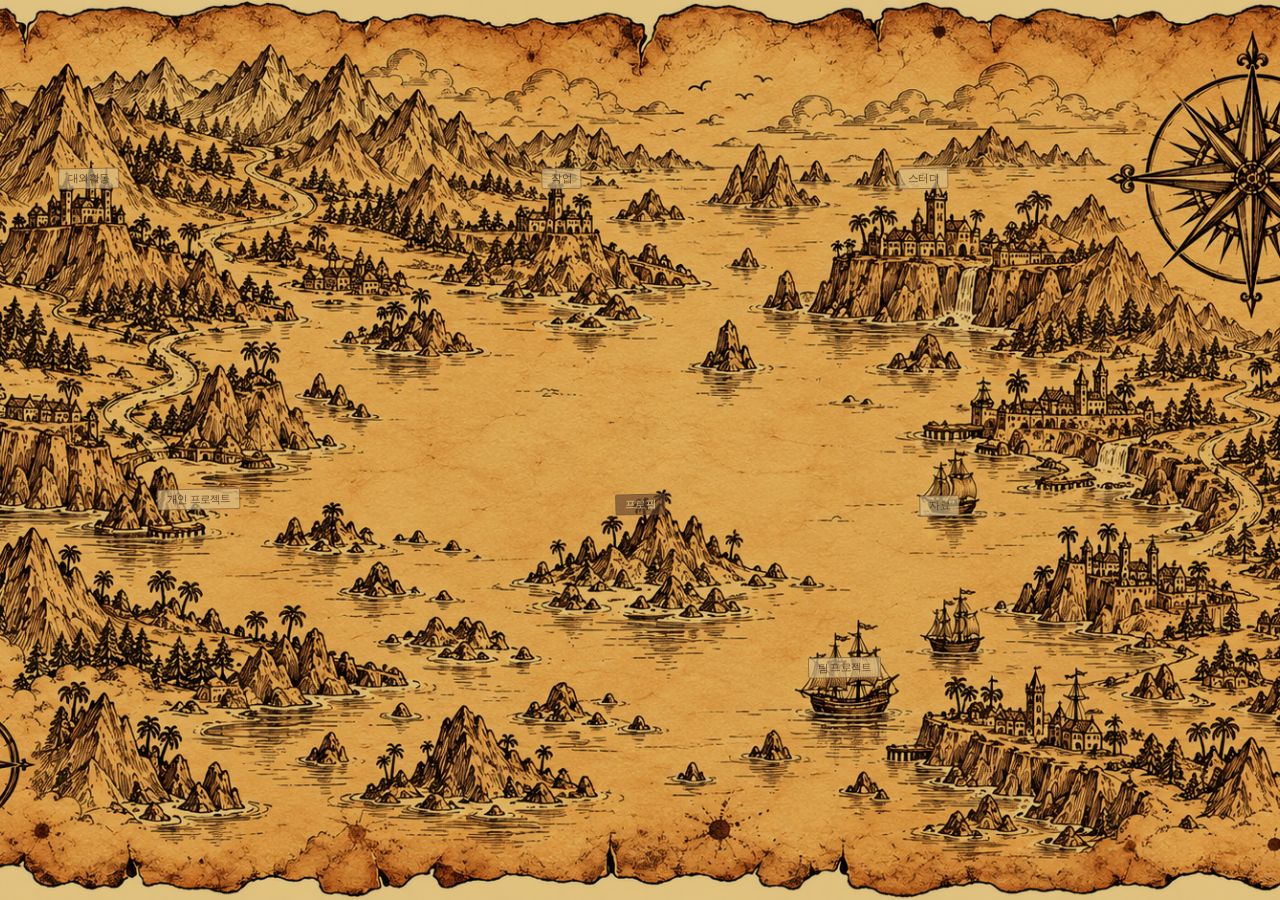
<file: index.html>
<!doctype html>
<html lang="ko">
  <head>
    <meta charset="UTF-8" />
    <meta name="viewport" content="width=device-width, initial-scale=1.0" />
    <meta name="theme-color" content="#101728" />
    <meta name="description" content="보물지도를 따라 프로젝트를 탐방하는 2D 포트폴리오 게임" />
    <title>Dev Sky Archive — Portfolio World</title>
    <link rel="stylesheet" href="./src/styles.css?map=etched-v21" />
  </head>
  <body>
    <div class="app-shell" data-ui-system="nc-portal-play-adapted">
      <header class="topbar" data-ui-layer="navigation">
        <button class="brand-button" id="brand-button" type="button" aria-label="하늘섬 맵으로 돌아가기">
          <span class="brand-mark" aria-hidden="true">✦</span>
          <span>
            <strong>DEV SKY ARCHIVE</strong>
            <small>MY PROJECT WORLD / 2026</small>
          </span>
        </button>
        <div class="topbar-status" aria-label="현재 탐방 상태">
          <span class="status-dot"></span>
          <span id="topbar-mode">하늘맵</span>
          <span class="topbar-divider"></span>
          <span class="topbar-context">포트폴리오 탐방</span>
        </div>
      </header>

      <main>
        <section class="screen sky-screen" id="sky-screen" aria-labelledby="sky-title">
          <h1 id="sky-title" class="sr-only"><span class="sky-title-line">프로젝트 하늘섬</span><span class="sky-title-line">탐방 월드</span></h1>

          <div class="sky-map-wrap">
            <div class="sky-stage" id="sky-stage" aria-label="프로젝트 보물지도">
              <div class="treasure-map" id="treasure-map"></div>
            </div>
          </div>
          <button class="archive-index-trigger" id="archive-index-trigger" type="button" aria-haspopup="dialog" aria-controls="archive-index-modal" hidden>ARCHIVE INDEX</button>
        </section>

        <section class="screen travel-screen is-hidden" id="travel-screen" aria-labelledby="travel-title" aria-live="polite" aria-busy="true">
          <div class="travel-atlas" aria-hidden="true">
            <img src="./assets/maps/treasure-map-etched.png" alt="" />
            <svg viewBox="0 0 100 100" preserveAspectRatio="none">
              <polyline id="travel-atlas-route" points="0,0 0,0" pathLength="1"></polyline>
              <g id="travel-atlas-stamps"></g>
            </svg>
          </div>
          <div class="travel-panel" data-ui-layer="status-surface">
            <div class="travel-panel-head">
              <p class="eyebrow">VOYAGE LOG / SHORTEST ROUTE</p>
              <span class="travel-status" id="travel-status">항해 중</span>
            </div>
            <div class="travel-compass" aria-hidden="true"><span>N</span><i>✦</i><span>S</span></div>
            <p class="travel-kicker" id="travel-kicker">지도 위 최단 항로를 따라 이동하는 중</p>
            <h1 id="travel-title"><span>목적지</span><em>로 이동 중</em></h1>
            <div class="travel-route" id="travel-route" aria-label="현재 항해 경로"></div>
            <div class="travel-progress-wrap">
              <div class="travel-progress-meta"><span id="travel-progress-label">경로 준비 중</span><span id="travel-progress-percent">0%</span></div>
              <div class="travel-progress" role="progressbar" aria-label="목적지까지 이동 진행률" aria-valuemin="0" aria-valuemax="100" aria-valuenow="0"><span id="travel-progress-fill"></span></div>
            </div>
            <div class="travel-tip"><span>TIP</span><p id="travel-tip">목적지의 프로젝트 기록을 불러오는 중입니다.</p></div>
          </div>
        </section>

        <div class="archive-modal is-hidden" id="archive-index-modal" role="dialog" aria-modal="true" aria-labelledby="archive-index-title" aria-hidden="true">
          <div class="archive-modal-panel">
            <div class="archive-modal-head">
              <div><p class="eyebrow">REPOSITORY INVENTORY / READ-ONLY</p><h2 id="archive-index-title">ARCHIVE INDEX</h2></div>
              <button class="archive-modal-close" id="archive-index-close" type="button" aria-label="아카이브 인덱스 닫기">ESC <span>×</span></button>
            </div>
            <p class="archive-modal-intro">전시로 큐레이션한 프로젝트뿐 아니라, 학습 기록·도구·실험 레포까지 전체 목록을 확인할 수 있어요.</p>
            <div class="archive-index-meta" id="archive-index-meta">INVENTORY LOADING…</div>
            <div class="archive-index-list" id="archive-index-list" aria-live="polite"></div>
          </div>
        </div>

        <section class="screen island-screen is-hidden" id="island-screen" aria-labelledby="island-title">
          <h1 class="sr-only" id="island-title">프로젝트 박물관</h1>
          <div class="game-viewport" id="game-viewport">
            <canvas id="game-canvas" width="1280" height="720" tabindex="0" aria-label="항구에서 박물관까지 이동하는 2D 탑다운 프로젝트 월드"></canvas>
            <div class="world-hud world-hud-top" aria-hidden="true">
              <div class="world-brand"><span class="world-brand-mark">✦</span><span><b>DEV SKY ARCHIVE</b><small id="island-eyebrow">PROJECT MUSEUM ISLAND</small></span></div>
              <div class="world-controls"><kbd>WASD</kbd><span>이동</span><kbd>J</kbd><span>문서 확인</span><kbd>ESC</kbd><span>지도</span></div>
            </div>
            <div class="world-hud world-hud-bottom" aria-hidden="true">
              <span class="world-location" id="world-location">항구 · 선착장</span>
              <span class="world-coordinates" id="mini-coords">X 120 / Y 132</span>
            </div>
            <div class="interaction-toast" id="interaction-toast"><span class="toast-key">J</span><span id="interaction-text" aria-live="polite">전시관에 가까이 가세요</span><small>E 전체 전시</small></div>
          </div>
          <div class="museum-modal is-hidden" id="museum-modal" role="dialog" aria-modal="true" aria-labelledby="museum-modal-title" aria-describedby="museum-modal-content" aria-hidden="true">
            <div class="museum-modal-panel">
              <div class="museum-modal-head">
                <div><p class="eyebrow">PROJECT MUSEUM / GUIDE NOTE</p><h2 id="museum-modal-title">프로젝트 도슨트</h2></div>
                <button class="museum-modal-close" id="museum-modal-close" type="button" aria-label="도슨트 설명 닫기">ESC <span>×</span></button>
              </div>
              <div id="museum-modal-content"></div>
              <div class="museum-modal-actions">
                <button id="museum-open-project" class="primary-action" type="button">전체 전시 보기 <span>↗</span></button>
                <button id="museum-modal-dismiss" class="text-action" type="button">계속 탐방</button>
              </div>
            </div>
          </div>
        </section>

        <section class="screen project-screen is-hidden" id="project-screen" aria-labelledby="project-title">
          <div class="project-toolbar">
            <button class="back-button" id="back-to-island" type="button"><span>←</span> 섬으로 돌아가기</button>
            <span class="project-toolbar-meta" id="project-toolbar-meta">프로젝트 전시 / 01</span>
            <button class="close-project" id="close-project" type="button" aria-label="전시 닫기">ESC <span>×</span></button>
          </div>
          <div class="project-exhibit" id="project-exhibit" data-ui-layer="dossier"></div>
        </section>
      </main>
    </div>
    <script type="module" src="./src/app.js?map=etched-v23"></script>
  </body>
</html>
</file>
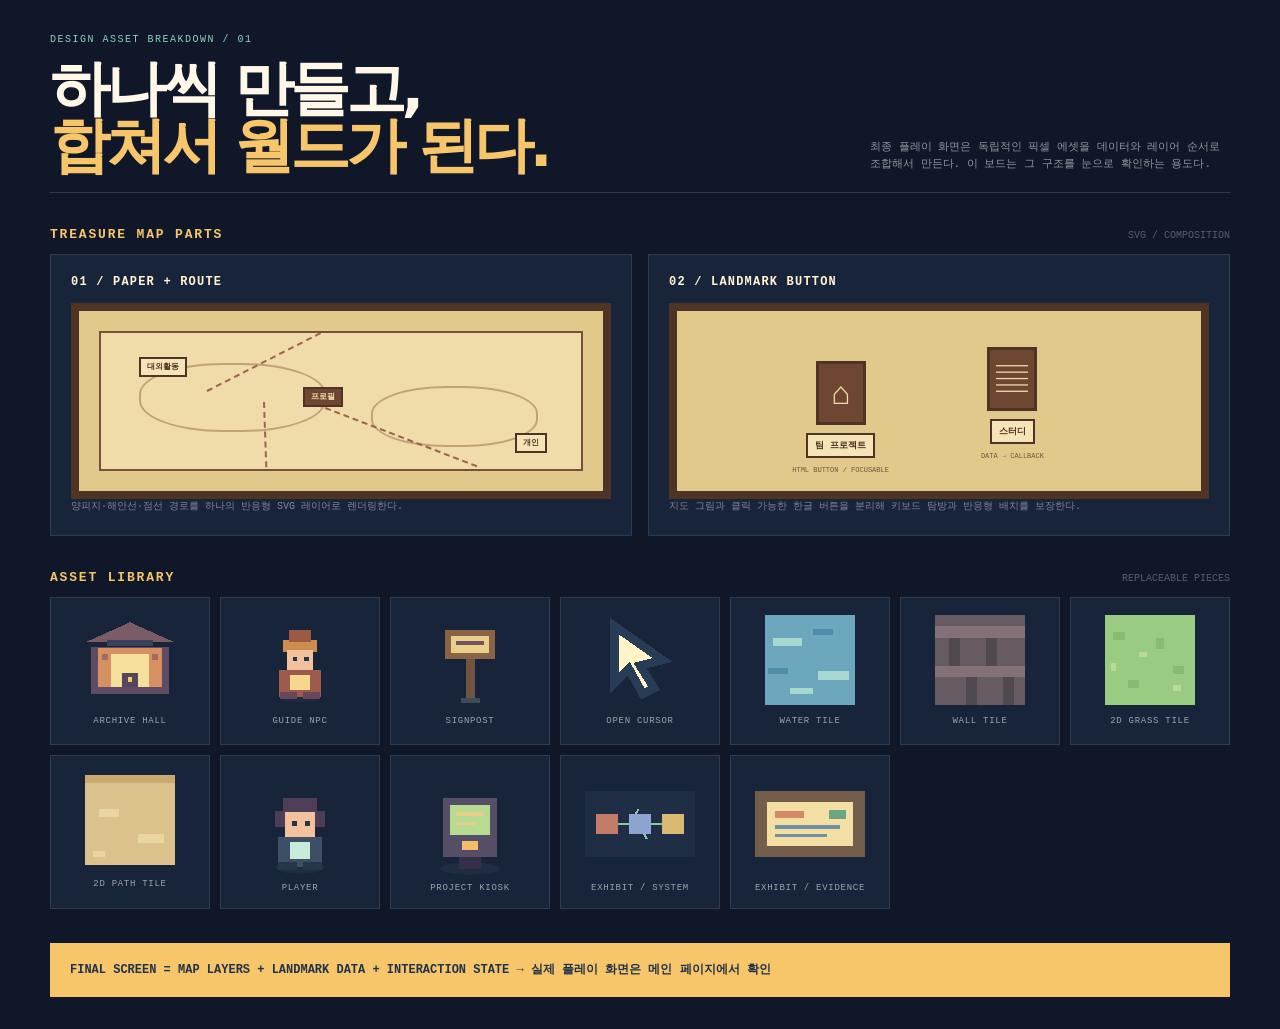
<file: asset-preview.html>
<!doctype html>
<html lang="ko">
  <head>
    <meta charset="UTF-8" />
    <meta name="viewport" content="width=device-width, initial-scale=1.0" />
    <title>Dev Sky Archive — Asset Breakdown</title>
    <style>
      :root { color-scheme: dark; font-family: ui-monospace, SFMono-Regular, Consolas, monospace; background: #101728; color: #fff8e8; }
      * { box-sizing: border-box; }
      body { margin: 0; padding: 32px; background: #101728; }
      main { width: min(1180px, 100%); margin: auto; }
      header { display: flex; align-items: end; justify-content: space-between; gap: 20px; margin-bottom: 30px; padding-bottom: 18px; border-bottom: 1px solid rgba(255,255,255,.14); }
      h1, h2, p { margin: 0; }
      h1 { font: 800 clamp(28px, 5vw, 60px)/.95 Inter, system-ui, sans-serif; letter-spacing: -.07em; }
      h1 em { color: #f7c66b; font-style: normal; }
      header p { max-width: 360px; color: rgba(255,255,255,.55); font-size: 11px; line-height: 1.6; }
      section { margin: 34px 0; }
      .section-head { display: flex; align-items: baseline; justify-content: space-between; gap: 12px; margin-bottom: 12px; }
      h2 { color: #f7c66b; font-size: 13px; letter-spacing: .14em; }
      .section-head span { color: rgba(255,255,255,.3); font-size: 10px; }
      .grid { display: grid; grid-template-columns: repeat(auto-fit, minmax(150px, 1fr)); gap: 10px; }
      .asset { min-height: 148px; display: grid; place-items: center; gap: 6px; padding: 15px; background: #18243a; border: 1px solid rgba(255,255,255,.1); }
      .asset img { width: 110px; height: 90px; object-fit: contain; image-rendering: pixelated; }
      .asset.tall img { height: 106px; }
      .asset small { color: rgba(255,255,255,.58); font-size: 9px; letter-spacing: .08em; }
      .assembly { display: grid; grid-template-columns: 1fr 1fr; gap: 16px; }
      .assembly-card { min-height: 270px; padding: 20px; background: #18243a; border: 1px solid rgba(255,255,255,.1); }
      .assembly-card h3 { margin: 0 0 14px; color: #fff4d3; font-size: 12px; letter-spacing: .1em; }
      .stack { position: relative; height: 196px; perspective: 900px; }
      .stack img { position: absolute; left: 50%; object-fit: contain; image-rendering: pixelated; transform: translateX(-50%) rotateX(58deg) rotateZ(-6deg); transform-origin: center; }
      .stack .bed { top: 24px; width: 245px; height: 170px; filter: drop-shadow(0 14px 4px rgba(0,0,0,.28)); }
      .stack .top { top: 3px; width: 245px; height: 140px; }
      .stack .building { top: 0; width: 75px; height: 95px; transform: translateX(-50%) translateZ(34px) rotateX(0deg) rotateZ(0deg); }
      .stack .tree { top: 58px; left: 31%; width: 40px; height: 58px; transform: translateX(-50%) translateZ(30px) rotateX(0deg) rotateZ(0deg); }
      .stack .lamp { top: 82px; left: 70%; width: 24px; height: 42px; transform: translateX(-50%) translateZ(32px) rotateX(0deg) rotateZ(0deg); }
      .assembly-note { color: rgba(255,255,255,.45); font-size: 10px; line-height: 1.55; }
      .map-composition { position: relative; height: 196px; overflow: hidden; padding: 20px; background: #e1c98c; border: 8px solid #4d3424; }
      .map-paper { position: relative; height: 100%; overflow: hidden; border: 2px solid #76523a; background: #efdca8; }
      .map-paper::before, .map-paper::after { position: absolute; content: ''; border: 2px solid #9d7652; border-radius: 45%; opacity: .55; }
      .map-paper::before { width: 38%; height: 48%; left: 8%; top: 22%; }
      .map-paper::after { width: 34%; height: 42%; right: 9%; bottom: 16%; }
      .map-route { position: absolute; z-index: 1; height: 0; border-top: 2px dashed #9d6252; transform-origin: left center; }
      .route-a { width: 35%; left: 22%; top: 42%; transform: rotate(-27deg); }
      .route-b { width: 38%; left: 43%; top: 49%; transform: rotate(21deg); }
      .route-c { width: 32%; left: 34%; top: 50%; transform: rotate(88deg); }
      .map-dot { position: absolute; z-index: 2; padding: 4px 6px; color: #4d3424; background: #f5e4b7; border: 2px solid #4d3424; font: 700 8px/1 ui-monospace, sans-serif; }
      .dot-a { left: 8%; top: 18%; }.dot-b { left: 42%; top: 40%; background: #6e4632; color: #f4e4b6; }.dot-c { right: 7%; bottom: 12%; }
      .map-landmark-preview { position: absolute; left: 22%; top: 28%; display: grid; justify-items: center; gap: 8px; color: #4d3424; }
      .map-landmark-preview.study { left: 58%; top: 20%; }
      .landmark-art { display: grid; place-items: center; width: 50px; height: 64px; color: #efdca8; background: #6e4632; border: 3px solid #4d3424; font: 32px/1 sans-serif; }
      .map-landmark-preview b { padding: 4px 7px; background: #f5e4b7; border: 2px solid #4d3424; font-size: 9px; white-space: nowrap; }
      .map-landmark-preview small { color: #76523a; font-size: 7px; white-space: nowrap; }
      .final-callout { margin-top: 18px; padding: 18px 20px; color: #21334a; background: #f7c66b; font: 800 12px/1.5 ui-monospace, monospace; }
      @media (max-width: 680px) { body { padding: 18px; } header { display: block; } header p { margin-top: 16px; } .assembly { grid-template-columns: 1fr; } }
    </style>
  </head>
  <body>
    <main>
      <header>
        <div><p style="margin-bottom:12px;color:#8fd0bd;font-size:10px;letter-spacing:.15em;">DESIGN ASSET BREAKDOWN / 01</p><h1>하나씩 만들고,<br /><em>합쳐서 월드가 된다.</em></h1></div>
        <p>최종 플레이 화면은 독립적인 픽셀 에셋을 데이터와 레이어 순서로 조합해서 만든다. 이 보드는 그 구조를 눈으로 확인하는 용도다.</p>
      </header>

      <section>
        <div class="section-head"><h2>TREASURE MAP PARTS</h2><span>SVG / COMPOSITION</span></div>
        <div class="assembly">
          <article class="assembly-card"><h3>01 / PAPER + ROUTE</h3><div class="map-composition"><div class="map-paper"><i class="map-route route-a"></i><i class="map-route route-b"></i><i class="map-route route-c"></i><span class="map-dot dot-a">대외활동</span><span class="map-dot dot-b">프로필</span><span class="map-dot dot-c">개인</span></div></div><p class="assembly-note">양피지·해안선·점선 경로를 하나의 반응형 SVG 레이어로 렌더링한다.</p></article>
          <article class="assembly-card"><h3>02 / LANDMARK BUTTON</h3><div class="map-composition"><div class="map-landmark-preview"><span class="landmark-art">⌂</span><b>팀 프로젝트</b><small>HTML BUTTON / FOCUSABLE</small></div><div class="map-landmark-preview study"><span class="landmark-art">▤</span><b>스터디</b><small>DATA → CALLBACK</small></div></div><p class="assembly-note">지도 그림과 클릭 가능한 한글 버튼을 분리해 키보드 탐방과 반응형 배치를 보장한다.</p></article>
        </div>
      </section>

      <section>
        <div class="section-head"><h2>ASSET LIBRARY</h2><span>REPLACEABLE PIECES</span></div>
        <div class="grid">
          <article class="asset"><img src="./assets/props/archive-hall.svg" alt="" /><small>ARCHIVE HALL</small></article>
          <article class="asset"><img src="./assets/characters/archive-npc.svg" alt="" /><small>GUIDE NPC</small></article>
          <article class="asset"><img src="./assets/props/signpost.svg" alt="" /><small>SIGNPOST</small></article>
          <article class="asset"><img src="./assets/ui/cursor-open.svg" alt="" /><small>OPEN CURSOR</small></article>
          <article class="asset"><img src="./assets/tiles/water.svg" alt="" /><small>WATER TILE</small></article>
          <article class="asset"><img src="./assets/tiles/wall.svg" alt="" /><small>WALL TILE</small></article>
          <article class="asset"><img src="./assets/tiles/grass.svg" alt="" /><small>2D GRASS TILE</small></article>
          <article class="asset"><img src="./assets/tiles/path.svg" alt="" /><small>2D PATH TILE</small></article>
          <article class="asset tall"><img src="./assets/characters/player.svg" alt="" /><small>PLAYER</small></article>
          <article class="asset tall"><img src="./assets/props/project-kiosk.svg" alt="" /><small>PROJECT KIOSK</small></article>
          <article class="asset tall"><img src="./assets/projects/project-system.svg" alt="" /><small>EXHIBIT / SYSTEM</small></article>
          <article class="asset tall"><img src="./assets/projects/project-evidence.svg" alt="" /><small>EXHIBIT / EVIDENCE</small></article>
        </div>
      </section>

      <p class="final-callout">FINAL SCREEN = MAP LAYERS + LANDMARK DATA + INTERACTION STATE → 실제 플레이 화면은 메인 페이지에서 확인</p>
    </main>
  </body>
</html>
</file>
<file: src/styles.css>
:root {
  --ink: #202a3c;
  --muted: #69748a;
  --line: rgba(32, 42, 60, 0.12);
  --cream: #f8f3e9;
  --paper: #fffdf8;
  --night: #111a2b;
  --night-soft: #18243a;
  --sky: #cde7f3;
  --accent: #ff9b71;
  /* Adapted NC portal + NC PLAY tokens: art-first game catalog with editorial detail. */
  --ui-canvas: #0f1011;
  --ui-surface: #ffffff;
  --ui-surface-raised: #f2f2f3;
  --ui-foreground: #ffffff;
  --ui-secondary: #3d3d43;
  --ui-muted: #888890;
  --ui-hairline: rgba(255, 255, 255, .14);
  --ui-primary: #7234e0;
  --ui-primary-strong: #482486;
  --ui-primary-soft: #e8d6ff;
  --ui-accent: #7234e0;
  --ui-space-xs: 4px;
  --ui-space-sm: 8px;
  --ui-space-md: 12px;
  --ui-space-lg: 16px;
  --ui-space-xl: 20px;
  --ui-control-radius: 6px;
  --ui-card-radius: 16px;
  --ui-tile-radius: 12px;
  --ui-card-shadow: none;
  font-family: Inter, ui-sans-serif, system-ui, -apple-system, BlinkMacSystemFont, "Segoe UI", sans-serif;
  color: var(--ink);
  background: var(--night);
  font-synthesis: none;
}

* { box-sizing: border-box; }

html, body { min-height: 100%; margin: 0; }

body {
  min-width: 320px;
  background: var(--night);
  color: var(--ink);
  overflow-x: hidden;
}

button { font: inherit; }

button:focus-visible { outline: 3px solid #f7c66b; outline-offset: 4px; }

.app-shell { min-height: 100vh; position: relative; overflow-x: hidden; background: var(--night); }

.topbar {
  position: fixed;
  z-index: 20;
  inset: 0 0 auto;
  height: 74px;
  display: flex;
  align-items: center;
  justify-content: space-between;
  padding: 0 42px;
  color: #fffaf0;
  background: color-mix(in srgb, var(--ui-canvas) 90%, #17233b 10%);
  border-bottom: 1px solid var(--ui-hairline);
  backdrop-filter: blur(18px);
}

.brand-button, .back-button, .close-project { border: 0; cursor: pointer; }

.brand-button { display: flex; align-items: center; gap: 12px; padding: 0; color: inherit; background: transparent; text-align: left; }
.brand-button strong, .brand-button small { display: block; }
.brand-button strong { font: 700 12px/1 ui-monospace, SFMono-Regular, Consolas, monospace; letter-spacing: .12em; }
.brand-button small { margin-top: 6px; color: rgba(255,255,255,.46); font: 10px/1 ui-monospace, SFMono-Regular, Consolas, monospace; letter-spacing: .1em; }
.brand-mark { display: grid; place-items: center; width: 28px; height: 28px; color: #f7c66b; font-size: 22px; }
.topbar-status { display: inline-flex; align-items: center; gap: 10px; min-height: 32px; padding: 0 12px; color: var(--ui-secondary); background: rgba(247,248,248,.055); border: 1px solid var(--ui-hairline); border-radius: 999px; font: 10px ui-monospace, SFMono-Regular, Consolas, monospace; letter-spacing: .1em; }
.status-dot { width: 7px; height: 7px; border-radius: 50%; background: #70d0ac; box-shadow: 0 0 0 4px rgba(112,208,172,.1); }
.topbar-divider { height: 14px; width: 1px; background: rgba(255,255,255,.18); }
.topbar-context { color: var(--ui-muted); }

.screen { min-height: 100vh; padding-top: 74px; }
.is-hidden { display: none !important; }

/* Treasure-map landing screen */
.sky-screen {
  position: relative;
  display: grid;
  grid-template-columns: minmax(320px, .8fr) minmax(520px, 1.65fr);
  grid-template-rows: 1fr auto;
  gap: 24px;
  min-height: 100svh;
  min-height: 100dvh;
  padding: 108px 6vw 26px;
  color: var(--ink);
  background: linear-gradient(180deg, #d8edf3 0%, #c5e4ef 72%, #b6d9e2 100%);
}

.sky-screen::before, .sky-screen::after { content: ""; position: absolute; border-radius: 50%; pointer-events: none; filter: blur(2px); }
.sky-screen::before { width: 520px; height: 180px; right: -80px; top: 110px; background: rgba(255,255,255,.33); transform: rotate(-10deg); }
.sky-screen::after { width: 470px; height: 140px; left: -160px; bottom: 88px; background: rgba(255,255,255,.36); transform: rotate(7deg); }

.sky-intro { position: relative; z-index: 1; align-self: center; max-width: 410px; padding-bottom: 32px; }
.eyebrow { margin: 0 0 18px; color: var(--muted); font: 700 10px/1.2 ui-monospace, SFMono-Regular, Consolas, monospace; letter-spacing: .16em; }
.sky-intro h1 { margin: 0; font-size: clamp(38px, 4vw, 68px); line-height: .98; letter-spacing: -.07em; font-weight: 790; }
.sky-title-line { display: block; overflow-wrap: normal; white-space: nowrap; }
.sky-intro h1 em { color: #596b83; font-style: normal; }
.intro-copy { margin: 26px 0 24px; color: #627389; font-size: 14px; line-height: 1.8; }
.intro-hint { display: inline-flex; align-items: center; gap: 10px; padding: 12px 15px; color: #32465c; background: rgba(255,255,255,.45); border: 1px solid rgba(56,83,104,.16); border-radius: 4px; font: 700 10px ui-monospace, SFMono-Regular, Consolas, monospace; letter-spacing: .1em; }
.mouse-icon { display: grid; place-items: center; width: 17px; height: 17px; color: #f17a67; border: 1px solid currentColor; border-radius: 50%; font-size: 15px; }

.sky-map-wrap { position: relative; z-index: 1; min-height: 500px; align-self: stretch; }
.sky-map-label { display: flex; justify-content: space-between; color: rgba(40,64,82,.78); font: 10px ui-monospace, SFMono-Regular, Consolas, monospace; letter-spacing: .1em; }
.label-top { position: absolute; inset: 0 0 auto; }
.label-bottom { position: absolute; inset: auto 0 0; color: rgba(40,64,82,.68); }
.sky-stage { position: absolute; inset: 30px 0 31px; overflow: hidden; perspective: 900px; }
.sky-stage::before { content: ""; position: absolute; inset: 8% 8%; border: 1px dashed rgba(66, 110, 130, .18); border-radius: 50%; transform: rotateX(68deg) rotateZ(-4deg) scale(1.1); }
.sky-stage::after { content: ""; position: absolute; left: 50%; top: 51%; width: 230px; height: 80px; border-radius: 50%; background: rgba(101, 155, 173, .15); transform: translate(-50%,-50%) rotateX(68deg); filter: blur(14px); }

.cloud { position: absolute; border-radius: 50%; background: rgba(255,255,255,.58); filter: blur(1px); }
.cloud::before, .cloud::after { content: ""; position: absolute; border-radius: inherit; background: inherit; }
.cloud-a { width: 170px; height: 35px; left: 3%; top: 30%; }
.cloud-a::before { width: 76px; height: 56px; left: 35px; top: -22px; }
.cloud-a::after { width: 62px; height: 44px; left: 94px; top: -12px; }
.cloud-b { width: 190px; height: 38px; right: 2%; bottom: 21%; }
.cloud-b::before { width: 95px; height: 62px; left: 26px; top: -27px; }
.cloud-b::after { width: 71px; height: 50px; right: 16px; top: -18px; }
.cloud-c { width: 90px; height: 20px; left: 47%; top: 4%; opacity: .55; }

.route { position: absolute; height: 1px; border-top: 1px dashed rgba(65, 104, 126, .35); transform-origin: left center; }
.route-one { width: 190px; left: 30%; top: 42%; transform: rotate(-30deg); }
.route-two { width: 215px; left: 41%; top: 50%; transform: rotate(25deg); }
.route-three { width: 150px; left: 32%; top: 67%; transform: rotate(-2deg); }
.map-center-marker { position: absolute; left: 49%; top: 52%; z-index: 2; display: grid; place-items: center; color: #5c7082; font: 9px ui-monospace, SFMono-Regular, Consolas, monospace; letter-spacing: .12em; transform: translate(-50%, -50%); }
.map-center-marker i { display: block; width: 14px; height: 14px; margin-top: 8px; border: 2px solid #f17a67; border-radius: 50%; background: #fff4df; box-shadow: 0 0 0 7px rgba(241,122,103,.12); }

#island-list { position: absolute; inset: 0; }
.island-button { position: absolute; left: var(--island-x); top: var(--island-y); z-index: 3; width: 152px; height: 122px; padding: 0; border: 0; background: transparent; cursor: pointer; transform: translate(-50%, -50%) scale(var(--island-scale)) rotateX(55deg) rotateZ(-4deg); transform-style: preserve-3d; transition: transform .3s ease, filter .3s ease; }
.island-button:hover { z-index: 6; filter: saturate(1.12); transform: translate(-50%, -50%) scale(calc(var(--island-scale) * 1.08)) rotateX(55deg) rotateZ(-4deg) translateY(-8px); }
.island-button:focus-visible { z-index: 7; outline: 2px solid #f17a67; outline-offset: 8px; filter: saturate(1.15) drop-shadow(0 12px 12px rgba(43, 74, 92, .2)); transform: translate(-50%, -50%) scale(calc(var(--island-scale) * 1.08)) rotateX(55deg) rotateZ(-4deg) translateY(-8px); }
.island-shadow { position: absolute; left: 8px; top: 21px; width: 140px; height: 94px; border-radius: 40% 60% 55% 45%; background: rgba(74, 112, 135, .33); transform: translateZ(-22px) translateY(17px) scale(.94); filter: blur(6px); }
.island-rock { position: absolute; left: 12px; top: 15px; width: 130px; height: 84px; clip-path: polygon(6% 32%, 19% 12%, 39% 4%, 62% 11%, 91% 22%, 98% 51%, 83% 74%, 57% 86%, 32% 82%, 9% 68%); background: #6c7183; transform: translateZ(-6px) translateY(22px); }
.island-land { position: absolute; left: 2px; top: 0; width: 146px; height: 80px; clip-path: polygon(6% 34%, 18% 9%, 39% 1%, 63% 10%, 91% 21%, 98% 48%, 83% 68%, 57% 82%, 31% 79%, 8% 61%); background: var(--island-color); box-shadow: inset 0 -8px 0 rgba(45,64,73,.16); }
.island-land::before { content: ""; position: absolute; inset: 15px 25px 18px; background: rgba(255,255,255,.16); clip-path: polygon(0 30%, 26% 0, 52% 15%, 81% 10%, 100% 40%, 74% 88%, 36% 100%, 10% 75%); }
.island-land i { position: absolute; display: block; width: 14px; height: 20px; border-radius: 50% 50% 45% 45%; background: #4e936d; box-shadow: 5px 4px 0 #367557; }
.island-land i:nth-child(1) { left: 30px; top: 24px; }.island-land i:nth-child(2) { left: 83px; top: 33px; transform: scale(.75); }.island-land i:nth-child(3) { left: 109px; top: 15px; transform: scale(.65); }
.island-flag { position: absolute; z-index: 3; top: 3px; left: 62px; display: grid; place-items: center; width: 26px; height: 21px; color: #fff7eb; background: #31435a; border-radius: 3px 3px 3px 0; transform: translateZ(9px); font: 700 10px ui-monospace, monospace; }
.island-card { position: absolute; z-index: 4; left: 50%; top: 48px; display: grid; justify-items: center; min-width: 110px; padding: 9px 12px 8px; color: #25344b; background: rgba(255,253,248,.93); border: 1px solid rgba(36,52,75,.14); border-radius: 4px; box-shadow: 0 9px 0 rgba(49,70,84,.12), 0 16px 24px rgba(55,96,116,.14); transform: translateZ(26px) translateX(-50%) rotateX(-55deg) rotateZ(4deg); }
.island-icon { color: var(--island-color); font-size: 18px; line-height: 18px; }
.island-name { margin-top: 4px; font: 800 11px ui-monospace, SFMono-Regular, Consolas, monospace; letter-spacing: .08em; }
.island-subtitle { margin-top: 4px; color: #8b96a5; font: 8px ui-monospace, SFMono-Regular, Consolas, monospace; letter-spacing: .1em; }

.sky-footer { position: relative; z-index: 1; grid-column: 1 / -1; display: flex; align-items: end; justify-content: space-between; padding-top: 19px; border-top: 1px solid rgba(43, 74, 92, .14); }
.footer-kicker { display: block; margin-bottom: 7px; color: #536d80; font: 9px ui-monospace, monospace; letter-spacing: .12em; }
.sky-footer strong { color: #233b50; font-size: 13px; }
.sky-footer-tools { display: flex; align-items: end; gap: 24px; }
.sky-legend { display: flex; gap: 18px; color: #6c8291; font: 9px ui-monospace, monospace; letter-spacing: .08em; }
.legend-dot { display: inline-block; width: 7px; height: 7px; margin-right: 5px; border-radius: 50%; background: var(--accent); }.legend-team { background: #8aa8ff; }.legend-lab { background: #8dceb5; }
.archive-index-trigger { display: inline-flex; align-items: center; gap: 12px; padding: 10px 12px; color: #29435a; background: rgba(255,253,248,.62); border: 1px solid rgba(48,76,96,.28); border-radius: 3px; cursor: pointer; font: 700 9px ui-monospace, monospace; letter-spacing: .08em; transition: background .2s ease, transform .2s ease, border-color .2s ease; }.archive-index-trigger span { color: #5f7787; font-size: 8px; }.archive-index-trigger:hover, .archive-index-trigger:focus-visible { background: rgba(255,253,248,.96); border-color: rgba(48,76,96,.5); transform: translateY(-2px); }
.archive-modal { position: fixed; z-index: 30; inset: 0; display: grid; place-items: center; padding: 90px 5vw 32px; background: rgba(8, 9, 10, .74); backdrop-filter: blur(12px); }.archive-modal-panel { display: flex; flex-direction: column; width: min(920px, 100%); max-height: min(760px, calc(100vh - 122px)); padding: 30px 32px 25px; overflow: hidden; color: var(--ui-foreground); background: var(--ui-surface); border: 1px solid var(--ui-hairline); border-radius: var(--ui-card-radius); box-shadow: var(--ui-card-shadow), 0 28px 90px rgba(0,0,0,.35); }.archive-modal-head { display: flex; align-items: start; justify-content: space-between; gap: 20px; }.archive-modal-head .eyebrow { margin-bottom: 10px; color: #f7c66b; }.archive-modal-head h2 { margin: 0; color: #fff9ec; font-size: clamp(28px, 5vw, 52px); letter-spacing: -.06em; }.archive-modal-close { display: inline-flex; align-items: center; gap: 10px; padding: 5px 0; color: rgba(255,255,255,.55); background: transparent; border: 0; cursor: pointer; font: 10px ui-monospace, monospace; }.archive-modal-close span { color: #f7c66b; font-size: 20px; }.archive-modal-intro { max-width: 640px; margin: 18px 0 10px; color: rgba(255,255,255,.6); font-size: 13px; line-height: 1.65; }.archive-index-meta { padding: 10px 0 14px; color: #8fd0bd; border-bottom: 1px solid var(--ui-hairline); font: 9px ui-monospace, monospace; letter-spacing: .1em; }.archive-index-list { display: grid; gap: 22px; padding: 20px 3px 5px 0; overflow: auto; scrollbar-color: #405778 transparent; }.archive-index-group { display: grid; gap: 10px; }.archive-index-group-head { display: flex; align-items: center; justify-content: space-between; color: #f7c66b; }.archive-index-group-head h3 { margin: 0; font: 10px ui-monospace, monospace; letter-spacing: .13em; }.archive-index-group-head span { color: rgba(255,255,255,.35); font: 10px ui-monospace, monospace; }.archive-index-items { display: grid; grid-template-columns: repeat(2, minmax(0, 1fr)); gap: 7px; }.archive-index-item { display: flex; align-items: start; justify-content: space-between; gap: 12px; min-height: 66px; padding: 11px 12px; background: rgba(255,255,255,.045); border: 1px solid var(--ui-hairline); border-radius: var(--ui-control-radius); transition: background .18s ease, border-color .18s ease; }.archive-index-item:hover { background: rgba(247,248,248,.08); border-color: rgba(247,248,248,.2); }.archive-index-item strong { display: block; color: rgba(255,255,255,.87); font-size: 12px; }.archive-index-item p { margin: 5px 0 0; color: rgba(255,255,255,.44); font-size: 10px; line-height: 1.4; }.archive-index-item > span { flex: 0 0 auto; max-width: 120px; color: rgba(255,255,255,.3); text-align: right; font: 8px/1.4 ui-monospace, monospace; }.archive-index-empty { color: rgba(255,255,255,.55); font-size: 13px; line-height: 1.6; }

/* 2D top-down island */
.island-screen, .project-screen { color: #fffaf0; background: var(--night); }
.island-toolbar, .project-toolbar { position: relative; z-index: 2; display: flex; align-items: center; justify-content: space-between; min-height: 106px; padding: 26px 5vw 20px; border-bottom: 1px solid rgba(255,255,255,.09); }
.back-button { display: inline-flex; align-items: center; gap: 10px; padding: 10px 0; color: rgba(255,255,255,.72); background: transparent; font: 700 10px ui-monospace, monospace; letter-spacing: .1em; transition: color .2s ease; }.back-button:hover { color: #fff5df; }.back-button span { color: #f7c66b; font-size: 18px; }
.island-heading { position: absolute; left: 50%; text-align: center; transform: translateX(-50%); }.island-heading .eyebrow { margin-bottom: 9px; color: rgba(255,255,255,.48); }.island-heading h1 { margin: 0; color: #fff8ec; font-size: clamp(20px, 2vw, 30px); letter-spacing: -.04em; }
.island-help { display: flex; align-items: center; gap: 8px; color: rgba(255,255,255,.42); font: 9px ui-monospace, monospace; letter-spacing: .1em; }.keycap { display: inline-grid; place-items: center; min-width: 27px; height: 24px; padding: 0 6px; color: #dce8e8; background: #273852; border: 1px solid #425474; border-bottom-width: 3px; border-radius: 4px; font-weight: 700; }
.island-content { display: grid; grid-template-columns: minmax(0, 1fr) 260px; gap: 26px; max-width: 1380px; margin: 0 auto; padding: 38px 5vw 46px; }
.game-frame { min-width: 0; padding: 12px; background: #202e45; border: 1px solid rgba(255,255,255,.14); box-shadow: 0 26px 55px rgba(0,0,0,.22); }.game-frame-top, .game-frame-bottom { display: flex; justify-content: space-between; padding: 6px 3px 11px; color: rgba(255,255,255,.47); font: 9px ui-monospace, monospace; letter-spacing: .1em; }.game-frame-bottom { padding: 11px 3px 1px; color: rgba(255,255,255,.32); }.mini-coords { color: var(--island-accent); }
.game-viewport { position: relative; overflow: hidden; aspect-ratio: 16 / 9; background: #b8d8bd; border: 2px solid #0b1422; image-rendering: pixelated; }.game-viewport canvas { display: block; width: 100%; height: 100%; image-rendering: pixelated; }
.project-markers { position: absolute; inset: 0; pointer-events: none; }.project-marker { position: absolute; left: var(--marker-left); top: var(--marker-top); display: grid; justify-items: center; padding: 0; color: #26374d; border: 0; background: transparent; cursor: pointer; pointer-events: auto; transform: translate(-50%, -50%); transition: filter .2s ease, transform .2s ease; }.project-marker:hover, .project-marker:focus-visible { z-index: 2; filter: drop-shadow(0 7px 5px rgba(31, 43, 65, .25)); transform: translate(-50%, -50%) scale(1.06); }.project-marker:hover .marker-label, .project-marker:focus-visible .marker-label { color: #fff9e8; background: #1f2b41; }.project-marker:focus-visible { outline: 2px solid #f7c66b; outline-offset: 7px; }.marker-pulse { position: absolute; top: 5px; width: 35px; height: 35px; border: 2px solid var(--marker-color); border-radius: 50%; opacity: .35; animation: pulse 1.8s infinite; }.marker-pin { position: relative; display: grid; place-items: center; width: 29px; height: 29px; color: #fff6e3; background: var(--marker-color); border: 2px solid #fff5db; border-radius: 50%; box-shadow: 0 5px 0 rgba(37,56,66,.3); font-size: 17px; }.marker-label { position: relative; margin-top: 9px; padding: 4px 6px; color: #30465a; background: rgba(255,251,237,.88); font: 700 9px ui-monospace, monospace; letter-spacing: .06em; }
@keyframes pulse { 0%,100% { transform: scale(.86); opacity: .2; } 50% { transform: scale(1.2); opacity: .6; } }
.interaction-toast { position: absolute; left: 50%; bottom: 20px; display: flex; align-items: center; gap: 9px; padding: 8px 11px; color: #fef4dc; background: rgba(25,37,54,.9); border: 1px solid rgba(255,255,255,.16); border-radius: 3px; opacity: 0; transform: translate(-50%, 10px); transition: opacity .2s ease, transform .2s ease; pointer-events: none; font: 10px ui-monospace, monospace; }.interaction-toast.is-visible { opacity: 1; transform: translate(-50%, 0); }.toast-key { display: grid; place-items: center; width: 22px; height: 22px; color: #1d2c42; background: #f7c66b; border-radius: 3px; font-weight: 800; }
.island-side-panel { align-self: start; padding: 20px; background: color-mix(in srgb, var(--ui-surface) 88%, #263852 12%); border: 1px solid var(--ui-hairline); border-radius: var(--ui-card-radius); box-shadow: var(--ui-card-shadow); }.side-panel-label, .dossier-label { color: var(--ui-muted); font: 9px ui-monospace, monospace; letter-spacing: .15em; }.island-side-panel > p { margin: 13px 0 28px; color: var(--ui-secondary); font-size: 13px; line-height: 1.7; }.project-index { display: grid; gap: 8px; }.project-index-item { display: grid; grid-template-columns: 27px 1fr 18px; gap: 10px; align-items: start; padding: 13px 9px; color: #fdf3df; text-align: left; background: var(--ui-surface-raised); border: 1px solid var(--ui-hairline); border-radius: var(--ui-control-radius); cursor: pointer; transition: transform .2s ease, border-color .2s ease, background .2s ease; }.project-index-item:hover, .project-index-item:focus-visible { background: #273852; border-color: rgba(247,198,107,.45); transform: translateX(-4px); }.index-number { color: #f7c66b; font: 10px ui-monospace, monospace; }.project-index-item strong, .project-index-item small { display: block; }.project-index-item strong { font-size: 12px; }.project-index-item small { margin-top: 5px; color: rgba(255,255,255,.53); font-size: 10px; line-height: 1.4; }.index-arrow { color: rgba(255,255,255,.4); font-size: 18px; }.side-note { display: flex; gap: 10px; margin-top: 32px; padding-top: 18px; border-top: 1px solid var(--ui-hairline); }.note-icon { color: #f7c66b; }.side-note p { margin: 0; color: var(--ui-muted); font-size: 11px; line-height: 1.6; }

/* Project exhibit */
.exhibit-meta { display: grid; gap: 7px; margin-top: 22px; padding-top: 15px; border-top: 1px solid rgba(255,255,255,.1); }.exhibit-meta span { display: flex; flex-wrap: wrap; gap: 8px; color: rgba(255,255,255,.55); font: 9px/1.4 ui-monospace, monospace; }.exhibit-meta b { min-width: 98px; color: var(--project-color); font-weight: 500; letter-spacing: .08em; }
.project-screen { min-height: 100vh; background: radial-gradient(circle at 68% 20%, #2a3853, #111a2b 54%); }.project-toolbar { min-height: 86px; }.project-toolbar-meta { color: rgba(255,255,255,.42); font: 9px ui-monospace, monospace; letter-spacing: .12em; }.close-project { display: inline-flex; align-items: center; gap: 10px; padding: 8px 0; color: rgba(255,255,255,.48); background: transparent; font: 10px ui-monospace, monospace; letter-spacing: .08em; }.close-project:hover { color: #fff7e7; }.close-project span { color: #f7c66b; font-size: 21px; }
.project-exhibit { max-width: 1360px; margin: 0 auto; padding: 60px 5vw 80px; }.exhibit-grid { display: grid; grid-template-columns: minmax(230px, .75fr) minmax(390px, 1.3fr) minmax(210px, .72fr); gap: 50px; align-items: center; }.exhibit-copy { align-self: center; }.exhibit-copy .eyebrow { color: var(--project-color); }.exhibit-copy h1 { margin: 0; color: #fff9ec; font-size: clamp(50px, 6vw, 94px); line-height: .88; letter-spacing: -.08em; }.exhibit-summary { max-width: 300px; margin: 25px 0; color: rgba(255,255,255,.67); font-size: 15px; line-height: 1.6; }.project-tags { display: flex; flex-wrap: wrap; gap: 7px; }.project-tags span { padding: 6px 8px; color: #d7e4e6; background: rgba(255,255,255,.08); border: 1px solid rgba(255,255,255,.1); border-radius: 2px; font: 9px ui-monospace, monospace; }.exhibit-actions { display: flex; align-items: center; gap: 16px; margin-top: 30px; }.primary-action { display: inline-flex; align-items: center; padding: 11px 13px; color: #25344a; background: var(--project-color); border: 0; border-radius: 3px; cursor: pointer; font: 700 10px ui-monospace, monospace; text-decoration: none; }.primary-action:disabled { cursor: not-allowed; opacity: .62; }.primary-action span { margin-left: 8px; font-size: 15px; }.text-action { padding: 0; color: rgba(255,255,255,.46); background: transparent; border: 0; cursor: pointer; font-size: 11px; }.text-action:hover { color: #fff7e7; }
.exhibit-visual-wrap { position: relative; min-width: 0; padding-top: 22px; }.visual-kicker { position: absolute; inset: 0 0 auto; display: flex; justify-content: space-between; color: rgba(255,255,255,.36); font: 9px ui-monospace, monospace; letter-spacing: .12em; }.preview-window { position: relative; z-index: 1; aspect-ratio: 1.15 / 1; overflow: hidden; padding: 18px; color: #2c3a4f; background: #f6f1e7; border: 8px solid #26354d; box-shadow: 14px 18px 0 rgba(9,17,30,.24), 0 0 0 1px rgba(255,255,255,.14); transform: rotate(-2deg); }.preview-nav { display: flex; align-items: center; justify-content: space-between; color: #8490a0; font: 9px ui-monospace, monospace; }.preview-logo { color: #354158; font-weight: 800; letter-spacing: .05em; }.preview-avatar { display: grid; place-items: center; width: 22px; height: 22px; color: #fff6eb; background: var(--project-color); border-radius: 50%; font: 8px ui-monospace, monospace; }.archive-window { color: #4d426b; background: #f1e8f7; }.archive-window .preview-logo { color: #45375f; }.archive-live { color: #9678bd; font-size: 8px; }.archive-stage { position: relative; height: 205px; margin-top: 17px; overflow: hidden; background: linear-gradient(145deg, #cbe8dc 0 55%, #a8d5c8 55%); border: 1px solid #b4d2c6; }.archive-stage::before, .archive-stage::after { position: absolute; content: ''; border-radius: 50%; background: rgba(255,255,255,.35); }.archive-stage::before { width: 120px; height: 45px; left: 24px; top: 24px; }.archive-stage::after { width: 150px; height: 50px; right: -25px; bottom: 22px; }.archive-route { position: absolute; height: 2px; border-top: 2px dashed rgba(115,94,156,.55); transform-origin: left center; }.archive-route-one { width: 132px; left: 28%; top: 34%; transform: rotate(28deg); }.archive-route-two { width: 125px; left: 45%; top: 67%; transform: rotate(-27deg); }.archive-island { position: absolute; z-index: 1; display: grid; place-items: center; width: 48px; height: 34px; color: #fff9ed; background: #b897d5; border: 3px solid #fff3df; border-radius: 50%; box-shadow: 0 7px 0 rgba(101,77,121,.18); font: 700 9px ui-monospace, monospace; font-style: normal; }.archive-island-one { left: 19%; top: 20%; }.archive-island-two { left: 45%; top: 50%; background: #ee9f83; }.archive-island-three { right: 13%; top: 27%; background: #79c4b2; }.archive-player { position: absolute; z-index: 2; left: 49%; bottom: 16%; padding: 4px 5px; color: #fff9ed; background: #4d426b; font: 8px ui-monospace, monospace; }.archive-caption { margin-top: 15px; color: #8a7398; text-align: center; font: 9px ui-monospace, monospace; }

/* Adapted NC layer: key art first, restrained chrome, one action color. */
[data-ui-layer="navigation"] .brand-button { min-height: 32px; }
[data-ui-layer="status-surface"] .travel-status { border-radius: var(--ui-control-radius); background: var(--ui-primary); }
[data-ui-layer="index"] .project-index-item { min-height: 64px; }
[data-ui-layer="dossier"] .dossier-block { border-color: rgba(255, 255, 255, .12); }
.preview-window { border-width: 6px; border-radius: var(--ui-tile-radius); box-shadow: none; }
.project-tags span { border-radius: var(--ui-control-radius); }
.primary-action { min-height: 44px; padding: 0 16px; color: #fff; background: var(--ui-primary); border: 0; border-radius: var(--ui-control-radius); box-shadow: none; }
.primary-action:hover, .primary-action:focus-visible { background: var(--ui-primary-strong); }
.project-screen { background: linear-gradient(180deg, #333333 0%, var(--ui-canvas) 42%); }
.project-toolbar { background: rgba(15, 16, 17, .45); border-bottom-color: var(--ui-hairline); }
.project-toolbar-meta { color: rgba(255, 255, 255, .56); }
.close-project { color: rgba(255, 255, 255, .68); }
.close-project:hover, .close-project:focus-visible { color: #fff; }
.exhibit-summary { color: rgba(255, 255, 255, .78); }
.island-side-panel { color: #0f1011; background: var(--ui-surface); border: 0; border-radius: var(--ui-card-radius); box-shadow: none; }
.island-side-panel > p { color: var(--ui-secondary); }
.side-panel-label, .dossier-label { color: var(--ui-muted); }
.project-index-item { color: #0f1011; background: #fff; border: 1px solid #e0e0e0; border-radius: var(--ui-card-radius); }
.project-index-item:hover, .project-index-item:focus-visible { color: #0f1011; background: var(--ui-primary-soft); border-color: var(--ui-primary); transform: translateX(-4px); }
.project-index-item small { color: #62626a; }
.index-arrow { color: var(--ui-primary); }
.side-note { border-color: #e0e0e0; }
.side-note p { color: #62626a; }
.note-icon { color: var(--ui-primary); }
.topbar { background: rgba(15, 16, 17, .82); border-bottom-color: rgba(255, 255, 255, .12); }
.topbar-status { border-radius: 10px; background: rgba(255, 255, 255, .06); border-color: rgba(255, 255, 255, .14); }
.exhibit-materials { padding: 32px; background: #fff; border-top: 0; border-radius: var(--ui-card-radius); color: #0f1011; }
.materials-heading h2 { color: #0f1011; }
.materials-kicker { color: var(--ui-primary); }
.materials-status { color: #62626a; }
.materials-intro { color: #62626a; }
.material-card { padding: 16px; background: #fff; border: 2px solid #e0e0e0; border-radius: var(--ui-card-radius); box-shadow: none; transition: background .18s ease, border-color .18s ease, transform .18s ease; }
.material-card:hover, .material-card[aria-expanded="true"] { background: var(--ui-primary-soft); border-color: var(--ui-primary); transform: translateY(-3px); }
.material-art { border-radius: var(--ui-tile-radius); }
.material-card-head { color: var(--ui-primary); }
.material-card-head em { color: var(--ui-primary-strong); background: var(--ui-primary-soft); border-radius: var(--ui-control-radius); }
.material-card h3 { color: #0f1011; }
.material-card p { color: #62626a; }
.material-card small { color: #888890; }
.exhibit-dossier { align-self: stretch; padding: 17px 0 0 25px; border-left: 1px solid rgba(255,255,255,.12); }.dossier-block { padding: 21px 0; border-bottom: 1px solid rgba(255,255,255,.1); }.dossier-block > span { display: block; margin-bottom: 10px; color: var(--project-color); font: 9px ui-monospace, monospace; letter-spacing: .13em; }.dossier-block strong { display: block; color: rgba(255,255,255,.8); font-size: 12px; line-height: 1.6; }.flow-list { display: grid; gap: 12px; }.flow-list > div { position: relative; display: grid; grid-template-columns: 25px 1fr; gap: 8px; align-items: center; }.flow-list i { display: grid; place-items: center; width: 22px; height: 22px; color: #233149; background: var(--project-color); border-radius: 50%; font: 9px ui-monospace, monospace; font-style: normal; }.flow-list b { color: rgba(255,255,255,.72); font-size: 11px; font-weight: 500; }.flow-arrow { position: absolute; left: 7px; top: 24px; color: rgba(255,255,255,.26); font-size: 12px; }.dossier-note p { margin: 0; color: rgba(255,255,255,.54); font-size: 11px; line-height: 1.7; }.timeline-list { display: grid; gap: 13px; }.timeline-item { display: grid; grid-template-columns: 27px 1fr; gap: 8px; align-items: start; }.timeline-phase { display: grid; place-items: center; width: 23px; height: 23px; color: #233149; background: var(--project-color); border-radius: 50%; font: 8px ui-monospace, monospace; }.timeline-item strong { color: rgba(255,255,255,.78); font-size: 11px; }.timeline-item p { margin: 4px 0 0; color: rgba(255,255,255,.48); font-size: 10px; line-height: 1.55; }.timeline-source { display: block; margin-top: 15px; color: rgba(255,255,255,.27); font: 8px ui-monospace, monospace; line-height: 1.5; }

@media (max-width: 1050px) {
  .sky-screen { grid-template-columns: 1fr; grid-template-rows: auto 520px auto; padding-top: 120px; }.sky-intro { max-width: 700px; padding-bottom: 0; }.sky-intro h1 { font-size: clamp(42px, 7vw, 70px); }.sky-map-wrap { min-height: 520px; }.sky-footer-tools { flex-direction: column; align-items: end; gap: 12px; }.exhibit-grid { grid-template-columns: 1fr 1.2fr; gap: 34px; }.exhibit-dossier { grid-column: 1 / -1; display: grid; grid-template-columns: .7fr 1fr 1.2fr; gap: 24px; padding: 24px 0 0; border-top: 1px solid rgba(255,255,255,.12); border-left: 0; }.dossier-block { padding: 0; border-bottom: 0; }.dossier-label { grid-column: 1 / -1; }.dossier-note { border-left: 1px solid rgba(255,255,255,.12); padding-left: 24px; }
}

@media (max-width: 760px) {
  .topbar { height: 62px; padding: 0 18px; }.topbar-status { display: none; }.screen { padding-top: 62px; }.sky-screen { min-height: 100svh; padding: 94px 20px 26px; grid-template-rows: auto 460px auto; gap: 12px; }.sky-intro h1 { font-size: 44px; }.sky-title-line { white-space: normal; }.intro-copy { margin: 18px 0; font-size: 12px; }.sky-map-wrap { min-height: 460px; }.sky-stage { inset: 25px 0 27px; }.island-button { width: 112px; height: 98px; }.island-shadow { width: 102px; height: 72px; }.island-rock { width: 94px; height: 62px; }.island-land { width: 106px; height: 58px; }.island-flag { left: 45px; top: 2px; }.island-card { min-width: 82px; padding: 6px 8px; top: 34px; }.island-name { font-size: 8px; }.island-subtitle { font-size: 6px; }.island-icon { font-size: 13px; }.route-one { width: 112px; }.route-two { width: 120px; }.route-three { width: 90px; }.sky-footer { display: block; }.sky-footer-tools { display: grid; gap: 16px; margin-top: 14px; }.sky-legend { margin-top: 0; gap: 12px; font-size: 8px; }.archive-index-trigger { justify-content: space-between; width: 100%; }.archive-modal { padding: 78px 12px 14px; }.archive-modal-panel { max-height: calc(100vh - 92px); padding: 22px 17px 17px; }.archive-modal-intro { font-size: 12px; }.archive-index-items { grid-template-columns: 1fr; }.archive-index-item > span { max-width: 100px; }
  .island-toolbar, .project-toolbar { min-height: 92px; padding: 17px 20px; }.island-heading { width: 170px; }.island-heading h1 { font-size: 17px; }.island-heading .eyebrow { margin-bottom: 6px; font-size: 8px; }.island-help { display: none; }.island-content { display: block; padding: 20px; }.game-frame { padding: 7px; }.game-frame-top, .game-frame-bottom { font-size: 7px; }.island-side-panel { padding: 26px 3px 0; }.island-side-panel > p { margin-bottom: 18px; }.side-note { margin-top: 22px; }.project-index-item { padding: 11px 7px; }
  .project-toolbar-meta { display: none; }.project-exhibit { padding: 35px 20px 60px; }.exhibit-grid { grid-template-columns: 1fr; gap: 34px; }.exhibit-copy h1 { font-size: 66px; }.exhibit-summary { margin: 18px 0; font-size: 13px; }.exhibit-visual-wrap { order: 2; }.exhibit-dossier { order: 3; display: block; padding: 18px 0 0; border-top: 1px solid rgba(255,255,255,.12); border-left: 0; }.dossier-label { margin-bottom: 7px; }.dossier-block { padding: 18px 0; border-bottom: 1px solid rgba(255,255,255,.1); }.dossier-note { padding-left: 0; border-left: 0; }.preview-window { border-width: 5px; padding: 12px; }.machine-row { grid-template-columns: 22px 1fr auto; gap: 5px; padding: 6px; }.machine-row b { font-size: 8px; }.machine-row small { font-size: 7px; }.machine-icon { width: 20px; height: 20px; font-size: 12px; }.washer-body { margin-top: 18px; }.washer-body h4 { font-size: 17px; margin: 5px 0 12px; }.kanban { gap: 4px; }.kanban > div { min-height: 118px; padding: 5px; }.kanban b { padding: 5px 4px; font-size: 7px; }.kanban small { margin-bottom: 7px; font-size: 6px; }.repo-flow { margin-top: 15px; font-size: 7px; }.motion-stage { height: 145px; }.motion-card { width: 110px; padding: 13px; }.motion-card strong { font-size: 18px; }.graph-stage { height: 145px; }.graph-node { width: 28px; height: 28px; font-size: 10px; }.line-a { width: 90px; }.line-b { width: 90px; }.line-c { width: 55px; }.graph-code { margin-top: 12px; font-size: 7px; }
}

/* Project museum layer: a readable exhibit label inside the playable island. */
.island-help { flex-wrap: wrap; justify-content: flex-end; }
.interaction-toast { gap: 10px; min-width: min(330px, calc(100% - 28px)); justify-content: center; }
.interaction-toast small { margin-left: 4px; color: rgba(255,255,255,.5); font: 9px ui-monospace, monospace; letter-spacing: .04em; }

.museum-modal { position: fixed; inset: 0; z-index: 30; display: grid; place-items: center; padding: 24px; background: rgba(15,16,17,.76); }
.museum-modal.is-hidden { display: none; }
.museum-modal-panel { width: min(760px, 100%); max-height: min(780px, calc(100vh - 48px)); overflow: auto; padding: 28px; color: #0f1011; background: #fff; border-radius: var(--ui-card-radius); }
.museum-modal-head { display: flex; align-items: start; justify-content: space-between; gap: 24px; padding-bottom: 22px; border-bottom: 1px solid #e1e1e4; }
.museum-modal-head .eyebrow { margin: 0 0 8px; color: var(--ui-primary); }
.museum-modal-head h2 { margin: 0; color: #0f1011; font-size: clamp(24px, 4vw, 38px); letter-spacing: -.06em; }
.museum-modal-close { flex: 0 0 auto; padding: 8px 10px; color: #62626a; background: transparent; border: 1px solid #d9d9dd; border-radius: var(--ui-control-radius); cursor: pointer; font: 9px ui-monospace, monospace; }
.museum-modal-close:hover, .museum-modal-close:focus-visible { color: var(--ui-primary); border-color: var(--ui-primary); }
.museum-modal-close span { margin-left: 8px; color: var(--ui-primary); font-size: 17px; line-height: 0; }
.museum-guide-hero { display: flex; align-items: start; justify-content: space-between; gap: 24px; padding: 26px 0 22px; }
.museum-guide-kicker, .museum-guide-card > span, .museum-guide-prompt span { display: block; color: var(--ui-primary); font: 9px ui-monospace, monospace; letter-spacing: .13em; }
.museum-guide-hero h3 { margin: 8px 0 8px; color: #0f1011; font-size: clamp(22px, 3vw, 32px); letter-spacing: -.05em; }
.museum-guide-hero p { max-width: 560px; margin: 0; color: #62626a; font-size: 13px; line-height: 1.7; }
.museum-guide-stamp { flex: 0 0 auto; display: grid; place-items: center; width: 76px; height: 76px; color: var(--ui-primary); border: 2px solid var(--ui-primary); border-radius: 50%; text-align: center; font: 800 8px/1.4 ui-monospace, monospace; letter-spacing: .07em; transform: rotate(8deg); }
.museum-guide-grid { display: grid; grid-template-columns: repeat(2, minmax(0, 1fr)); gap: 10px; }
.museum-guide-card { min-height: 82px; padding: 15px; background: #f2f2f3; border-radius: var(--ui-tile-radius); }
.museum-guide-card--wide { grid-column: span 2; }
.museum-guide-card strong { display: block; margin-top: 9px; color: #0f1011; font-size: 12px; line-height: 1.55; }
.museum-guide-detail { margin: 20px 0 0; padding-top: 20px; color: #62626a; border-top: 1px solid #e1e1e4; font-size: 12px; line-height: 1.8; }
.museum-guide-prompt { display: flex; align-items: center; gap: 13px; margin: 20px 0 0; padding: 12px 14px; color: #62626a; background: var(--ui-primary-soft); border-radius: var(--ui-control-radius); font: 10px ui-monospace, monospace; }
.museum-guide-prompt span { flex: 0 0 auto; }
.museum-modal-actions { display: flex; align-items: center; gap: 14px; margin-top: 24px; padding-top: 20px; border-top: 1px solid #e1e1e4; }
.museum-modal-actions .primary-action { flex: 0 0 auto; }
.museum-modal-actions .text-action { color: #62626a; }

@media (max-width: 560px) {
  .museum-modal { padding: 12px; }
  .museum-modal-panel { max-height: calc(100vh - 24px); padding: 20px; }
  .museum-guide-hero { display: block; }
  .museum-guide-stamp { margin-top: 18px; }
  .museum-guide-grid { grid-template-columns: 1fr; }
  .museum-guide-card--wide { grid-column: auto; }
  .museum-modal-actions { align-items: stretch; flex-direction: column; }
  .museum-modal-actions .primary-action { width: 100%; }
}

/* Full-screen playable island: the world is the interface, the chrome is only a small HUD. */
.app-shell:has(#island-screen:not(.is-hidden)) .topbar { display: none !important; }
.island-screen { position: fixed; inset: 0; z-index: 12; overflow: hidden; padding: 0; background: #293548; }
.island-screen .game-viewport { position: fixed; inset: 0; width: 100%; height: 100%; aspect-ratio: auto; overflow: hidden; border: 0; background: #9acb82; image-rendering: pixelated; }
.island-screen .game-viewport canvas { width: 100%; height: 100%; image-rendering: pixelated; outline: 0; }
.island-screen .game-viewport canvas:focus-visible { outline: 3px solid #f5d985; outline-offset: -8px; }
.world-hud { position: absolute; z-index: 2; display: flex; align-items: center; pointer-events: none; color: #fff6df; text-shadow: 0 2px 0 rgba(31,43,65,.56); }
.world-hud-top { top: 24px; left: 28px; right: 28px; justify-content: space-between; }
.world-brand { display: flex; align-items: center; gap: 12px; padding: 10px 14px 10px 11px; background: rgba(37,48,69,.78); border: 1px solid rgba(245,217,133,.35); }
.world-brand-mark { color: #f5d985; font-size: 21px; }
.world-brand b, .world-brand small { display: block; }
.world-brand b { color: #fff3c8; font: 800 12px ui-monospace, monospace; letter-spacing: .12em; }
.world-brand small { margin-top: 4px; color: rgba(255,246,223,.65); font: 9px ui-monospace, monospace; letter-spacing: .08em; }
.world-controls { display: flex; align-items: center; gap: 8px; padding: 10px 12px; color: rgba(255,246,223,.78); background: rgba(37,48,69,.68); border: 1px solid rgba(255,255,255,.16); font: 9px ui-monospace, monospace; letter-spacing: .05em; }
.world-controls kbd { display: inline-grid; place-items: center; min-width: 23px; height: 22px; padding: 0 5px; color: #2e3851; background: #f5d985; border-bottom: 3px solid #b38a5e; font: 800 9px ui-monospace, monospace; }
.world-hud-bottom { right: 28px; bottom: 24px; left: 28px; justify-content: space-between; }
.world-location, .world-coordinates { padding: 10px 12px; color: rgba(255,246,223,.83); background: rgba(37,48,69,.74); border: 1px solid rgba(255,255,255,.14); font: 10px ui-monospace, monospace; letter-spacing: .08em; }
.world-coordinates { color: #f5d985; }
.island-screen .interaction-toast { bottom: 30px; z-index: 3; min-width: 260px; border-color: rgba(245,217,133,.42); background: rgba(37,48,69,.92); }
.island-screen .interaction-toast small { color: rgba(255,246,223,.58); }
.island-screen .toast-key { color: #2e3851; background: #f5d985; }

/* The playable world inherits the open-atlas ink, paper, rust, and gold language. */
.island-screen { --atlas-paper: #e2c98b; --atlas-ink: #5a3d2b; --atlas-rust: #a94737; --atlas-gold: #f5d985; }
.island-screen .world-hud { color: #fff3d1; text-shadow: 0 2px 0 rgba(77, 52, 36, .56); }
.island-screen .world-brand, .island-screen .world-controls, .island-screen .world-location, .island-screen .world-coordinates { background: rgba(91, 59, 39, .76); border-color: rgba(226, 201, 139, .38); }
.island-screen .world-brand-mark, .island-screen .world-coordinates { color: var(--atlas-gold); }
.island-screen .world-controls { color: rgba(255, 243, 209, .82); }
.island-screen .world-controls kbd, .island-screen .toast-key { color: var(--atlas-ink); background: var(--atlas-gold); border-bottom-color: #b38a5e; }
.island-screen .world-location { color: rgba(255, 243, 209, .88); }
.island-screen .interaction-toast { color: #fff3d1; background: rgba(91, 59, 39, .92); border-color: rgba(226, 201, 139, .52); }
.island-screen .interaction-toast small { color: rgba(255, 243, 209, .66); }

@media (max-width: 700px) {
  .world-hud-top { top: 12px; left: 12px; right: 12px; align-items: start; }
  .world-controls { max-width: 158px; flex-wrap: wrap; justify-content: flex-end; }
  .world-brand b { font-size: 10px; }
  .world-brand small { font-size: 7px; }
  .world-hud-bottom { right: 12px; bottom: 12px; left: 12px; }
  .world-location, .world-coordinates { padding: 8px; font-size: 8px; }
}

.exhibit-materials { margin-top: 74px; padding-top: 25px; border-top: 1px solid rgba(255,255,255,.12); }.materials-heading { display: flex; align-items: end; justify-content: space-between; gap: 20px; }.materials-kicker { display: block; margin-bottom: 10px; color: #f7c66b; font: 9px ui-monospace, monospace; letter-spacing: .14em; }.materials-heading h2 { margin: 0; color: #fff9ec; font-size: clamp(28px, 4vw, 48px); letter-spacing: -.06em; }.materials-status { color: rgba(255,255,255,.38); font: 9px ui-monospace, monospace; letter-spacing: .1em; }.materials-intro { max-width: 580px; margin: 15px 0 22px; color: rgba(255,255,255,.5); font-size: 12px; line-height: 1.65; }.materials-grid { display: grid; grid-template-columns: repeat(4, minmax(0, 1fr)); gap: 12px; }.material-card { min-width: 0; padding: 11px; background: rgba(255,255,255,.045); border: 1px solid rgba(255,255,255,.11); }.material-art { position: relative; height: 112px; margin-bottom: 14px; overflow: hidden; color: rgba(255,255,255,.56); background: #1d2c42; border: 1px solid rgba(255,255,255,.1); }.material-art::before { position: absolute; inset: 14px; content: ''; border: 1px dashed rgba(255,255,255,.2); }.material-art::after { position: absolute; left: 22%; top: 33%; width: 56%; height: 32%; content: ''; border: 1px solid rgba(255,255,255,.24); background: rgba(255,255,255,.06); transform: rotate(-5deg); }.material-art > span { position: absolute; z-index: 1; top: 9px; left: 10px; font: 8px ui-monospace, monospace; letter-spacing: .11em; }.material-art > b { position: absolute; z-index: 2; right: 10px; bottom: 9px; color: #f7c66b; font: 700 7px ui-monospace, monospace; letter-spacing: .07em; }.material-art > i { position: absolute; z-index: 1; left: 40%; top: 43%; width: 20%; height: 14%; border: 1px solid rgba(247,198,107,.65); background: rgba(247,198,107,.16); transform: rotate(12deg); }.material-screen .material-art { background: linear-gradient(145deg, #334b67, #1b293d); }.material-system .material-art { background: linear-gradient(145deg, #284c50, #1b293d); }.material-role .material-art { background: linear-gradient(145deg, #5b4b69, #1b293d); }.material-evidence .material-art { background: linear-gradient(145deg, #68543c, #1b293d); }.material-card-head { display: flex; align-items: center; justify-content: space-between; gap: 8px; color: #f7c66b; font: 8px ui-monospace, monospace; letter-spacing: .1em; }.material-card-head em { padding: 3px 5px; color: #17253a; background: #f7c66b; font-style: normal; font-weight: 800; }.material-card h3 { margin: 10px 0 7px; color: rgba(255,255,255,.85); font-size: 13px; line-height: 1.3; }.material-card p { min-height: 52px; margin: 0 0 12px; color: rgba(255,255,255,.48); font-size: 10px; line-height: 1.55; }.material-card small { color: rgba(255,255,255,.3); font: 8px ui-monospace, monospace; letter-spacing: .08em; }
.material-portfolio .material-art { background: linear-gradient(145deg, #69526d, #1b293d); }.material-selfintro .material-art { background: linear-gradient(145deg, #496276, #1b293d); }.material-project .material-art { background: linear-gradient(145deg, #766044, #1b293d); }.material-other .material-art { background: linear-gradient(145deg, #53614a, #1b293d); }

@media (max-width: 1050px) {
  .materials-grid { grid-template-columns: repeat(2, minmax(0, 1fr)); }
}

@media (max-width: 760px) {
  .exhibit-materials { margin-top: 48px; }
  .materials-heading { display: block; }
  .materials-status { display: block; margin-top: 12px; }
  .material-card p { min-height: 0; }
}

/* The sky landing is a quiet playable map: islands, their names, and clouds only. */
.sr-only { position: absolute; width: 1px; height: 1px; padding: 0; margin: -1px; overflow: hidden; clip: rect(0, 0, 0, 0); white-space: nowrap; border: 0; }

@media (prefers-reduced-motion: reduce) {
  *, *::before, *::after { animation-duration: .001ms !important; animation-iteration-count: 1 !important; scroll-behavior: auto !important; transition-duration: .001ms !important; }
}

/* Pixel asset layer: world artwork lives in assets/, layout owns composition. */
.cloud { width: 160px; height: 48px; border-radius: 0; background: transparent; filter: none; object-fit: contain; image-rendering: pixelated; }
.cloud::before, .cloud::after { display: none; }
.cloud-a { left: 3%; top: 29%; }
.cloud-b { right: 2%; bottom: 20%; width: 190px; }
.cloud-c { left: 47%; top: 3%; width: 90px; opacity: .55; }

.island-button { width: 192px; height: 150px; transform: translate(-50%, -50%) scale(var(--island-scale)); }
.island-button:hover, .island-button:focus-visible { transform: translate(-50%, -50%) scale(calc(var(--island-scale) * 1.08)) translateY(-8px); }
.island-asset { position: absolute; inset: 0; width: 192px; height: 128px; object-fit: contain; image-rendering: pixelated; filter: drop-shadow(0 14px 7px rgba(42, 72, 88, .2)); }
.island-flag { top: 2px; left: 84px; }
.island-card { top: 92px; min-width: 126px; padding: 8px 10px 7px; transform: translateZ(26px) translateX(-50%); }
.island-icon { display: none; }

.marker-pin img { width: 18px; height: 18px; object-fit: contain; image-rendering: pixelated; }
.project-marker:hover .marker-pin, .project-marker:focus-visible .marker-pin { background: #f7c66b; }

.asset-palette { display: flex; flex-wrap: wrap; align-items: center; gap: 7px; padding: 10px 3px 2px; border-top: 1px solid rgba(255,255,255,.08); }
.asset-palette-label { margin-right: 4px; color: rgba(255,255,255,.3); font: 8px ui-monospace, monospace; letter-spacing: .12em; }
.asset-chip { display: inline-flex; align-items: center; gap: 5px; padding: 4px 6px; color: rgba(255,255,255,.53); background: #17243a; border: 1px solid rgba(255,255,255,.1); font: 8px ui-monospace, monospace; letter-spacing: .08em; }
.asset-chip i { display: inline-block; width: 8px; height: 8px; background: #9acb82; border: 1px solid rgba(255,255,255,.4); image-rendering: pixelated; }
.asset-chip:nth-of-type(3) i { background: #dbc18b; }
.asset-chip:nth-of-type(4) i { background: #b7dc91; }
.asset-chip:nth-of-type(5) i { background: #3e4e64; }

/* Project material cards open a readable temporary document without changing the map art direction. */
.material-card { display: block; width: 100%; min-width: 0; color: inherit; font: inherit; text-align: left; cursor: pointer; appearance: none; transition: transform .2s ease, border-color .2s ease, background .2s ease; }
.material-card:hover, .material-card[aria-expanded="true"] { transform: translateY(-3px); background: rgba(255,255,255,.08); border-color: #f7c66b; }
.materials-reader { margin-top: 18px; padding: clamp(18px, 3vw, 30px); color: rgba(255,255,255,.72); background: linear-gradient(135deg, rgba(247,198,107,.11), rgba(255,255,255,.045)); border: 1px solid rgba(247,198,107,.35); border-left: 3px solid #f7c66b; scroll-margin-top: 24px; }
.material-reader-head { display: flex; align-items: start; justify-content: space-between; gap: 24px; }
.material-reader-kicker { display: block; margin-bottom: 9px; color: #f7c66b; font: 9px ui-monospace, monospace; letter-spacing: .15em; }
.material-reader-head h3 { margin: 0; color: #fff9ec; font-size: clamp(20px, 3vw, 32px); letter-spacing: -.04em; }
.material-reader-close { flex: 0 0 auto; padding: 7px 9px; color: rgba(255,255,255,.72); background: transparent; border: 1px solid rgba(255,255,255,.2); cursor: pointer; }
.material-reader-close:hover { color: #fff9ec; border-color: #f7c66b; }
.material-reader-close span { margin-left: 8px; color: #f7c66b; font: 8px ui-monospace, monospace; }
.material-reader-meta { display: flex; align-items: center; flex-wrap: wrap; gap: 9px 16px; margin: 19px 0 22px; color: rgba(255,255,255,.42); font: 9px ui-monospace, monospace; letter-spacing: .08em; }
.material-reader-meta em { padding: 4px 6px; color: #17253a; background: #f7c66b; font-style: normal; font-weight: 800; }
.material-reader-grid { display: grid; grid-template-columns: minmax(0, 1.3fr) minmax(230px, .7fr); gap: 28px; }
.material-reader-copy { max-width: 650px; }
.material-reader-copy p { margin: 0 0 16px; font-size: 12px; line-height: 1.75; }
.material-reader-lead { color: #fff9ec; font-size: 16px !important; line-height: 1.55 !important; }
.material-reader-sections { display: grid; grid-template-columns: repeat(2, minmax(0, 1fr)); gap: 11px; margin-top: 25px; }
.material-reader-sections section { padding: 13px; background: rgba(0,0,0,.12); border: 1px solid rgba(255,255,255,.1); }
.material-reader-sections span, .material-reader-context > span { display: block; margin-bottom: 8px; color: #f7c66b; font: 9px ui-monospace, monospace; letter-spacing: .1em; }
.material-reader-sections p { margin: 0; color: rgba(255,255,255,.58); font-size: 10px; line-height: 1.6; }
.material-reader-context { padding: 15px; background: rgba(0,0,0,.14); border: 1px solid rgba(255,255,255,.1); }
.material-reader-context strong { display: block; color: rgba(255,255,255,.82); font-size: 12px; line-height: 1.55; }
.material-reader-context small { display: block; margin-top: 15px; color: rgba(255,255,255,.38); font-size: 9px; line-height: 1.6; }
.material-reader-context ul { display: grid; gap: 8px; margin: 18px 0 0; padding: 0; list-style: none; }
.material-reader-context li { display: flex; gap: 10px; color: rgba(255,255,255,.55); font-size: 10px; }
.material-reader-context li span { color: #f7c66b; font: 9px ui-monospace, monospace; }
.material-reader-context li strong { color: rgba(255,255,255,.72); font-size: 10px; }
.material-reader-note { margin: 24px 0 0; padding-top: 13px; color: rgba(255,255,255,.4); font-size: 10px; line-height: 1.6; border-top: 1px solid rgba(255,255,255,.12); }
.material-reader-note b { margin-right: 8px; color: #f7c66b; font: 9px ui-monospace, monospace; letter-spacing: .08em; }

@media (max-width: 760px) {
  .material-reader-head { display: block; }
  .material-reader-close { margin-top: 16px; }
  .material-reader-grid, .material-reader-sections { grid-template-columns: 1fr; }
  .material-reader-grid { gap: 18px; }
}

.material-art { display: grid; place-items: stretch; }
.material-art::before, .material-art::after { display: none; }
.material-art img { display: block; width: 100%; height: 100%; object-fit: cover; image-rendering: pixelated; opacity: .92; }
.material-art > span, .material-art > b { z-index: 2; }

/* Landing screen composition. */
.app-shell:has(#sky-screen:not(.is-hidden)) .topbar, body.is-sky-mode .topbar { display: none !important; }
.sky-screen { display: block; min-height: 100dvh; padding: 0; overflow: hidden; background: linear-gradient(180deg, #9fd0e3 0%, #c6e5ed 56%, #e5efdf 100%); }
.sky-screen::before, .sky-screen::after, .sky-screen .sky-intro, .sky-screen .sky-map-label, .sky-screen .sky-footer { display: none; }
.sky-map-wrap { position: absolute; inset: 0; min-height: 0; }
.sky-stage { position: absolute; inset: 0; overflow: hidden; perspective: none; }
.sky-stage::before, .sky-stage::after { display: none; }
#archive-index-trigger { display: none !important; }

/* 2D treasure-map landing composition. SVG is the paper; HTML buttons stay clickable and readable. */
.sky-screen { display: block; min-height: 100dvh; padding: 0; overflow: hidden; background: #c8ad73; }
.sky-screen::before, .sky-screen::after, .sky-screen .sky-intro, .sky-screen .sky-map-label, .sky-screen .sky-footer { display: none; }
.sky-map-wrap { position: absolute; inset: 0; min-height: 0; padding: 0; background: #c8ad73; }
.sky-stage { position: relative; inset: auto; width: 100%; height: 100%; overflow: visible; perspective: none; }
.sky-stage::before, .sky-stage::after { display: none; }
.treasure-map { position: absolute; inset: 0; }
.treasure-map-canvas { position: absolute; inset: 0; width: 100%; height: 100%; aspect-ratio: 1792 / 1024; overflow: hidden; border: 0; box-shadow: none; background: #e2c98b; }
.treasure-map-svg { display: block; width: 100%; height: 100%; color: #4d3424; }
.treasure-map-raster { display: block; width: 100%; height: 100%; mix-blend-mode: multiply; }
.treasure-map-interaction-ink { display: none; pointer-events: none; }
.treasure-map-paper { fill: #e2c98b; stroke: #4d3424; stroke-width: 4; }
.treasure-map-grid { fill: url(#treasure-map-grid); }
.treasure-map-frame { fill: none; stroke: #4d3424; stroke-width: 4; }
.treasure-map-frame-inner { fill: none; stroke: #76523a; stroke-width: 2.5; }
.treasure-map-edge-notch { fill: #4d3424; stroke: none; }
.treasure-map-illustration { fill: none; stroke: #5d3d29; stroke-width: 2.7; stroke-linecap: round; stroke-linejoin: round; }
.treasure-map-cartography { stroke: #76523a; stroke-width: 1.1; opacity: .27; }
.treasure-map-cartography .cartography-faint { stroke-dasharray: 2 10; opacity: .62; }
.treasure-map-mainland { fill: #e8cc91; stroke: #64432d; stroke-width: 3; stroke-linejoin: round; opacity: .74; }
.treasure-map-island { fill: #e7c98d; stroke: #64432d; stroke-width: 2.7; stroke-linejoin: round; opacity: .78; }
.treasure-map-island-details { fill: none; stroke: #9b734e; stroke-width: 1.8; opacity: .72; }
.treasure-map-island-details .island-detail-faint { stroke-dasharray: 3 8; opacity: .58; }
.treasure-map-ink-density { fill: none; stroke: #60402c; stroke-width: 2; stroke-linecap: round; stroke-linejoin: round; opacity: .86; }
.terrain-hatching { stroke-width: 1.45; opacity: .74; }
.terrain-river { stroke: #69452f; stroke-width: 3.2; opacity: .9; }
.terrain-river .river-branch { stroke-width: 2; }
.terrain-forest { stroke-width: 1.8; opacity: .86; }
.terrain-forest .forest-trunk { stroke-width: 1.25; }
.terrain-village { stroke-width: 1.8; opacity: .88; }
.terrain-village .village-door, .terrain-village .village-ground { stroke-width: 1.25; }
.terrain-port { stroke-width: 1.7; opacity: .82; }
.terrain-port .port-detail, .terrain-port .village-ground { stroke-width: 1.2; }
.terrain-coast-hatch { stroke-width: 1.4; opacity: .64; }
.treasure-map-illustration .illustration-fill { fill: #e3c486; stroke: #5d3d29; stroke-width: 2.5; }
.treasure-map-illustration .illustration-fill--red { fill: #aa5847; stroke: #5d3d29; }
.treasure-map-illustration .art-detail { fill: none; stroke: currentColor; stroke-width: 2.5; stroke-linecap: round; stroke-linejoin: round; }
.treasure-map-illustration .hot-air-balloon { stroke-width: 2.5; }
.treasure-map-illustration .mountain-range { stroke-width: 2.8; }
.treasure-map-illustration .palm-grove { stroke-width: 2.7; }
.treasure-map-illustration .map-cloud { stroke-width: 1.8; opacity: .58; }
.treasure-map-illustration .signpost { stroke-width: 2.4; opacity: .78; }
.treasure-map-illustration .treasure-gem { stroke-width: 2.2; }
.treasure-map-routes { fill: none; stroke-linecap: round; stroke-linejoin: round; }
.treasure-map-route { stroke: #9c5c50; stroke-width: 3.2; stroke-dasharray: 2 14; opacity: .84; }
.treasure-map-route--lower { opacity: .72; }
.treasure-map-route--short { opacity: .62; }
.route-stop { fill: #a55e55; stroke: #e1c98c; stroke-width: 4; }
.treasure-map-route-label { fill: #e8d09a; stroke: #76523a; stroke-width: 1.8; opacity: .9; text-anchor: middle; }
.treasure-map-route-label text { fill: #76523a; stroke: none; font: 700 13px "Malgun Gothic", sans-serif; }
.treasure-map-decoration { fill: none; stroke: #76523a; stroke-width: 4; stroke-linecap: round; stroke-linejoin: round; opacity: .78; }
.treasure-map-decoration--clouds { stroke-width: 3; opacity: .55; }
.treasure-map-decoration--waves { stroke-width: 3; opacity: .58; }
.treasure-map-decoration--balloons { stroke-width: 3; opacity: .82; }
.treasure-map-decoration--balloons .balloon { fill: #efdca8; stroke-width: 4; }
.treasure-map-decoration--landmarks { stroke-width: 3; opacity: .86; }
.treasure-map-decoration--signs { stroke-width: 3; opacity: .7; }
.treasure-map-decoration--gems { stroke-width: 3; opacity: .7; }
.treasure-map-decoration--gems > path:first-child { fill: #b84f42; stroke: #4d3424; }
.treasure-map-compass { fill: none; stroke: #4d3424; stroke-width: 3; text-anchor: middle; }
.treasure-map-compass .compass-inner { stroke: #76523a; stroke-width: 2; stroke-dasharray: 2 8; }
.treasure-map-compass .compass-needle { fill: #9d6252; stroke: #4d3424; stroke-width: 2; }
.treasure-map-compass .compass-needle--secondary { fill: #efdca8; }
.treasure-map-compass text { fill: #4d3424; stroke: none; font: 700 18px ui-monospace, monospace; }
.treasure-map-compass--large { stroke-width: 2.7; }
.treasure-map-compass--large .compass-needle { stroke-width: 2.2; }
.treasure-map-compass--small { stroke-width: 3.4; }
.treasure-map-compass--small text { display: none; }
.treasure-map-landmarks { position: absolute; z-index: 2; left: 50%; top: 50%; width: max(100%, calc(100dvh * 1.75)); height: max(100%, calc(100dvw / 1.75)); transform: translate(-50%, -50%); }
.treasure-map-landmark { position: absolute; left: var(--map-x); top: var(--map-y); display: grid; justify-items: center; width: clamp(112px, 10vw, 150px); height: clamp(72px, 7vw, 100px); padding: 0; color: #4d3424; border: 0; background: transparent; cursor: pointer; transform: translate(-50%, -50%); transition: filter .18s ease; }
.treasure-map-landmark::before { content: ""; position: absolute; z-index: 1; inset: 20% 8% 0; border: 1px dashed rgba(77, 52, 36, .68); border-radius: 47% 53% 49% 51% / 52% 46% 54% 48%; opacity: 0; mix-blend-mode: multiply; pointer-events: none; transform: rotate(-2deg); transition: opacity .18s ease, transform .18s ease; }
.treasure-map-landmark:hover, .treasure-map-landmark:focus-visible { z-index: 3; filter: drop-shadow(0 3px 2px rgba(77, 52, 36, .2)); }
.treasure-map-landmark:hover::before, .treasure-map-landmark:focus-visible::before { opacity: .72; transform: rotate(1deg) scale(1.03); }
.treasure-map-landmark:hover .treasure-map-landmark__label, .treasure-map-landmark:focus-visible .treasure-map-landmark__label { color: #ead19a; background: rgba(91, 59, 42, .82); border-color: #6b4935; opacity: 1; }
.treasure-map-landmark:focus-visible { outline: 3px solid #a94737; outline-offset: 7px; border-radius: 4px; }
.treasure-map-landmark--island { width: clamp(160px, 15vw, 220px); height: clamp(100px, 10vw, 140px); }
.treasure-map-landmark--settlement { width: clamp(136px, 12vw, 180px); height: clamp(82px, 8vw, 112px); }
.treasure-map-landmark--ship { width: clamp(112px, 10vw, 150px); height: clamp(68px, 7vw, 96px); }
.treasure-map-landmark--castle { width: clamp(116px, 10vw, 152px); height: clamp(76px, 7.5vw, 104px); }
.treasure-map-landmark__label { position: absolute; z-index: 3; left: 50%; top: 0; display: inline-block; max-width: 100%; padding: 4px 9px 3px; color: #5a3d2b; background: rgba(218, 190, 135, .74); border: 1px solid rgba(112, 77, 51, .7); border-radius: 2px; box-shadow: none; mix-blend-mode: multiply; opacity: .9; transition: color .18s ease, background .18s ease, border-color .18s ease, opacity .18s ease; font: 800 clamp(9px, .84vw, 12px)/1.1 "Malgun Gothic", sans-serif; letter-spacing: -.08em; white-space: nowrap; transform: translateX(-50%) rotate(-1deg); }
.treasure-map-landmark--profile .treasure-map-landmark__label { color: #e9cf92; background: rgba(103, 68, 46, .72); opacity: .9; }
.treasure-map-hint { display: none; }
.treasure-map.is-reduced-motion .treasure-map-landmark { transition: none; }

/* Open-atlas surface: the raster owns the paper edge; the app owns only the readable interaction layer. */
.sky-screen { --atlas-paper: #e2c98b; --atlas-ink: #5a3d2b; --atlas-rust: #a94737; }
.sky-map-wrap { border: 0; }
.sky-stage { width: 100%; height: 100%; border: 0; }
.treasure-map-canvas { transform: scale(1); transform-origin: 50% 50%; opacity: 1; transition: transform .52s cubic-bezier(.22, .72, .24, 1), opacity .52s ease; }
.treasure-map-svg { overflow: visible; }
.treasure-map-raster { object-fit: cover; object-position: center; }
.treasure-map.is-zooming .treasure-map-canvas { transform: scale(1.035); opacity: .92; transition: transform .52s cubic-bezier(.22, .72, .24, 1), opacity .52s ease; }
.treasure-map[data-selected-island="profile"] .treasure-map-canvas { transform-origin: 50% 62%; }
.treasure-map[data-selected-island="personal"] .treasure-map-canvas { transform-origin: 22% 60%; }
.treasure-map[data-selected-island="team"] .treasure-map-canvas { transform-origin: 63% 78%; }
.treasure-map[data-selected-island="external"] .treasure-map-canvas { transform-origin: 15% 24%; }
.treasure-map[data-selected-island="study"] .treasure-map-canvas { transform-origin: 68% 24%; }
.treasure-map[data-selected-island="materials"] .treasure-map-canvas { transform-origin: 69% 60%; }
.treasure-map[data-selected-island="work"] .treasure-map-canvas { transform-origin: 45% 24%; }
.treasure-map-landmark::before { border: 1px solid rgba(169, 71, 55, .56); border-radius: 50%; }
.treasure-map-landmark:hover::before, .treasure-map-landmark:focus-visible::before { opacity: .42; transform: rotate(1deg) scale(1.03); }
.treasure-map-landmark:hover .treasure-map-landmark__label, .treasure-map-landmark:focus-visible .treasure-map-landmark__label { color: var(--atlas-ink); background: rgba(239, 211, 157, .9); border-color: rgba(169, 71, 55, .72); opacity: 1; }
.treasure-map-landmark__label { color: var(--atlas-ink); }

@media (prefers-reduced-motion: reduce) {
  .treasure-map.is-reduced-motion .treasure-map-canvas, .treasure-map.is-zooming .treasure-map-canvas { transition: none; transform: none; opacity: 1; }
}

/* Shortest-path travel screen. The real etched map stays visible beneath the voyage log. */
.travel-screen { --travel-accent: #a94737; --travel-deep: #4d3424; position: relative; display: grid; place-items: center; min-height: 100dvh; padding: 116px 5vw 48px; overflow: hidden; background: #9f7a4e; }
.travel-screen--ship, .travel-screen--castle, .travel-screen--settlement, .travel-screen--island { --travel-accent: #a94737; --travel-deep: #4d3424; }
.travel-screen::before { position: absolute; inset: 0; content: ''; z-index: 1; background: linear-gradient(90deg, rgba(28, 21, 20, .58), rgba(28, 21, 20, .08) 45%, rgba(28, 21, 20, .55)), linear-gradient(0deg, rgba(16, 21, 33, .38), transparent 38%, rgba(16, 21, 33, .25)); pointer-events: none; }
.travel-screen::after { position: absolute; inset: 0; content: ''; z-index: 1; opacity: .32; background: radial-gradient(ellipse at center, transparent 34%, rgba(22, 20, 18, .55) 100%); pointer-events: none; }
.travel-atlas { position: absolute; z-index: 0; inset: 0; overflow: hidden; background: #c8ad73; }
.travel-atlas img { display: block; width: 100%; height: 100%; object-fit: cover; object-position: center; opacity: .74; filter: saturate(.76) sepia(.12) contrast(.96); transform: scale(1.04); }
.travel-atlas svg { position: absolute; inset: 0; width: 100%; height: 100%; overflow: visible; }
.travel-atlas polyline { fill: none; stroke: var(--travel-accent); stroke-width: .62; stroke-linecap: round; stroke-linejoin: round; stroke-dasharray: .7 1.35; opacity: .94; filter: drop-shadow(0 1px 0 rgba(248, 220, 157, .58)); animation: voyage-route-drift 2.2s linear infinite; }
.travel-atlas-stamp { color: #583b29; opacity: .88; }
.travel-atlas-stamp-ring { fill: rgba(235, 207, 147, .82); stroke: #71452e; stroke-width: .34; stroke-dasharray: .34 .4; }
.travel-atlas-stamp-dot { fill: var(--travel-accent); stroke: #5d3027; stroke-width: .18; }
.travel-atlas-stamp text { fill: #5d3928; stroke: #e8cc8f; stroke-width: .15; paint-order: stroke; text-anchor: middle; font: 800 1.65px ui-monospace, monospace; letter-spacing: .1em; }
.travel-atlas-stamp.is-origin .travel-atlas-stamp-ring, .travel-atlas-stamp.is-destination .travel-atlas-stamp-ring { fill: #e7ca88; stroke: var(--travel-accent); stroke-width: .5; }
.travel-atlas-stamp.is-destination .travel-atlas-stamp-dot { fill: var(--travel-accent); }
@keyframes voyage-route-drift { to { stroke-dashoffset: -4.1; } }
.travel-panel { position: relative; z-index: 2; width: min(690px, 100%); padding: clamp(28px, 4vw, 48px) clamp(24px, 5vw, 70px) 38px; color: #553a28; background: rgba(221, 195, 134, .96); border: 1px solid #765034; box-shadow: 16px 18px 0 rgba(4, 12, 23, .32), 0 0 0 8px rgba(221, 195, 134, .16); transform: rotate(-.5deg); }
.travel-panel::before { position: absolute; inset: 13px; content: ''; border: 1px dashed rgba(91, 59, 39, .55); pointer-events: none; }
.travel-panel-head { position: relative; z-index: 1; display: flex; align-items: start; justify-content: space-between; gap: 20px; border-bottom: 1px solid rgba(91, 59, 39, .24); }
.travel-panel-head .eyebrow { margin: 0 0 15px; color: #765037; font-size: 9px; }
.travel-status { padding: 4px 7px; color: #ead39a; background: var(--travel-deep); font: 800 9px ui-monospace, monospace; letter-spacing: .09em; }
.travel-compass { position: absolute; z-index: 1; top: 38px; right: clamp(26px, 5vw, 70px); display: grid; place-items: center; width: 52px; height: 52px; border: 1px solid rgba(91, 59, 39, .66); border-radius: 50%; color: #6f4b32; font: 700 8px ui-monospace, monospace; }
.travel-compass::before, .travel-compass::after { position: absolute; content: ''; background: #765037; }
.travel-compass::before { width: 1px; height: 42px; }
.travel-compass::after { width: 42px; height: 1px; }
.travel-compass span { position: absolute; top: -12px; }.travel-compass span:last-child { top: auto; bottom: -12px; }.travel-compass i { position: relative; z-index: 1; color: #a94b39; font-style: normal; font-size: 17px; }
.travel-kicker { position: relative; z-index: 1; margin: 42px 0 10px; color: #956848; font: 700 10px ui-monospace, monospace; letter-spacing: .12em; }
.travel-panel h1 { position: relative; z-index: 1; display: grid; gap: 5px; margin: 0 0 28px; color: #4e3426; font-size: clamp(34px, 6vw, 68px); line-height: .95; letter-spacing: -.08em; }
.travel-panel h1 span { display: block; }.travel-panel h1 em { display: block; color: #8d5d3e; font-size: .47em; font-style: normal; letter-spacing: -.04em; }
.travel-route { position: relative; z-index: 1; display: flex; align-items: center; flex-wrap: wrap; gap: 10px; min-height: 44px; padding: 13px 15px; background: rgba(248, 226, 167, .34); border-top: 1px solid rgba(91, 59, 39, .3); border-bottom: 1px solid rgba(91, 59, 39, .3); }
.travel-route-node { display: inline-flex; align-items: center; gap: 6px; padding: 5px 8px; color: #765037; border: 1px solid rgba(91, 59, 39, .5); font: 800 11px "Malgun Gothic", sans-serif; }
.travel-route-node i { display: inline-grid; place-items: center; width: 12px; height: 12px; color: var(--travel-accent); font-style: normal; }.travel-route-node i::after { content: '✦'; font-size: 10px; }.travel-route-node--ship i::after { content: '≈'; }.travel-route-node--castle i::after { content: '♜'; }.travel-route-node--settlement i::after { content: '⌂'; }
.travel-route-node.is-origin, .travel-route-node.is-destination { color: #efd69d; background: #684730; border-color: #684730; }
.travel-route-arrow { color: var(--travel-accent); font-size: 19px; }
.travel-progress-wrap { position: relative; z-index: 1; margin-top: 32px; }
.travel-progress-meta { display: flex; justify-content: space-between; margin-bottom: 9px; color: #765037; font: 800 9px ui-monospace, monospace; letter-spacing: .08em; }
.travel-progress { height: 12px; padding: 3px; background: rgba(91, 59, 39, .15); border: 1px solid rgba(91, 59, 39, .58); }
.travel-progress span { display: block; width: 0; height: 100%; background: repeating-linear-gradient(135deg, #a6493e 0 8px, #bf6951 8px 14px); transition: width .12s linear; }
.travel-tip { position: relative; z-index: 1; display: grid; grid-template-columns: 43px 1fr; gap: 12px; align-items: start; margin-top: 31px; padding-top: 17px; border-top: 1px solid rgba(91, 59, 39, .24); }
.travel-tip > span { color: var(--travel-accent); font: 900 10px ui-monospace, monospace; letter-spacing: .14em; }
.travel-tip p { margin: 0; overflow: hidden; color: #6f4b32; font-size: 12px; line-height: 1.55; text-overflow: ellipsis; white-space: nowrap; }
.travel-screen[aria-busy="true"] .travel-panel { animation: travel-float 2.8s ease-in-out infinite; }
@keyframes travel-float { 0%, 100% { transform: rotate(-.5deg) translateY(0); } 50% { transform: rotate(.3deg) translateY(-4px); } }

@media (prefers-reduced-motion: reduce) {
  .travel-screen[aria-busy="true"] .travel-panel, .travel-atlas polyline, .travel-screen:not(.is-hidden) { animation: none; }
  .travel-progress span { transition: none; }
}

/* The voyage is the second page of the same atlas, not a separate cold dashboard. */
.travel-screen:not(.is-hidden) { animation: atlas-travel-in .52s ease both; }
.travel-screen::before { background: linear-gradient(90deg, rgba(91, 59, 39, .42), rgba(91, 59, 39, .08) 46%, rgba(91, 59, 39, .36)), linear-gradient(0deg, rgba(74, 48, 34, .3), transparent 38%, rgba(74, 48, 34, .18)); }
.travel-panel { box-shadow: 14px 16px 0 rgba(77, 52, 36, .26), 0 0 0 8px rgba(221, 195, 134, .16); }
@keyframes atlas-travel-in { from { opacity: 0; filter: sepia(.18) saturate(.8); } to { opacity: 1; filter: none; } }

@media (prefers-reduced-motion: reduce) {
  .travel-screen:not(.is-hidden) { animation: none; }
}

@media (max-width: 760px) {
      .sky-map-wrap { padding: 0; }
      .treasure-map-landmark { width: 112px; height: 74px; }
      .treasure-map-landmark--island { width: 148px; height: 96px; }
      .treasure-map-landmark--settlement { width: 128px; height: 82px; }
      .treasure-map-landmark--ship { width: 106px; height: 70px; }
      .treasure-map-landmark--castle { width: 108px; height: 72px; }
  .treasure-map-landmark__label { padding: 5px 7px 4px; font-size: 10px; }
  .treasure-map-compass { transform: translate(130px, 12px) scale(.7); transform-origin: center; }
  .treasure-map-decoration--mountains { transform: scale(.8); transform-origin: center; }
  .treasure-map-hint { font-size: 8px; white-space: nowrap; }
  .travel-screen { padding: 92px 14px 28px; }.travel-panel { padding: 28px 22px 32px; }.travel-panel::before { inset: 9px; }.travel-compass { top: 32px; right: 26px; width: 43px; height: 43px; }.travel-compass::before { height: 34px; }.travel-compass::after { width: 34px; }.travel-panel h1 { max-width: 72%; font-size: 42px; }.travel-route { gap: 6px; padding: 10px; }.travel-route-node { font-size: 10px; }.travel-tip p { white-space: normal; }.travel-atlas img { object-position: 48% center; }
}

/* Portrait fallback: keep the complete illustrated map visible so every landmark stays reachable. */
@media (max-aspect-ratio: 6 / 5) {
  .treasure-map-svg,
  .treasure-map-landmarks {
    top: 50%;
    left: 50%;
    width: 100%;
    height: calc(100vw / 1.75);
    transform: translate(-50%, -50%);
  }

  .treasure-map-svg { position: absolute; }
  .treasure-map-landmarks { pointer-events: none; }
  .treasure-map-landmark { pointer-events: auto; }
  .treasure-map[data-selected-island="profile"] .treasure-map-canvas { transform-origin: 50% calc(50% + 6.857vw); }
  .treasure-map[data-selected-island="personal"] .treasure-map-canvas { transform-origin: 22% calc(50% + 5.714vw); }
  .treasure-map[data-selected-island="team"] .treasure-map-canvas { transform-origin: 63% calc(50% + 16vw); }
  .treasure-map[data-selected-island="external"] .treasure-map-canvas { transform-origin: 15% calc(50% - 14.857vw); }
  .treasure-map[data-selected-island="study"] .treasure-map-canvas { transform-origin: 68% calc(50% - 14.857vw); }
  .treasure-map[data-selected-island="materials"] .treasure-map-canvas { transform-origin: 69% calc(50% + 5.714vw); }
  .treasure-map[data-selected-island="work"] .treasure-map-canvas { transform-origin: 45% calc(50% - 14.857vw); }
}
</file>
